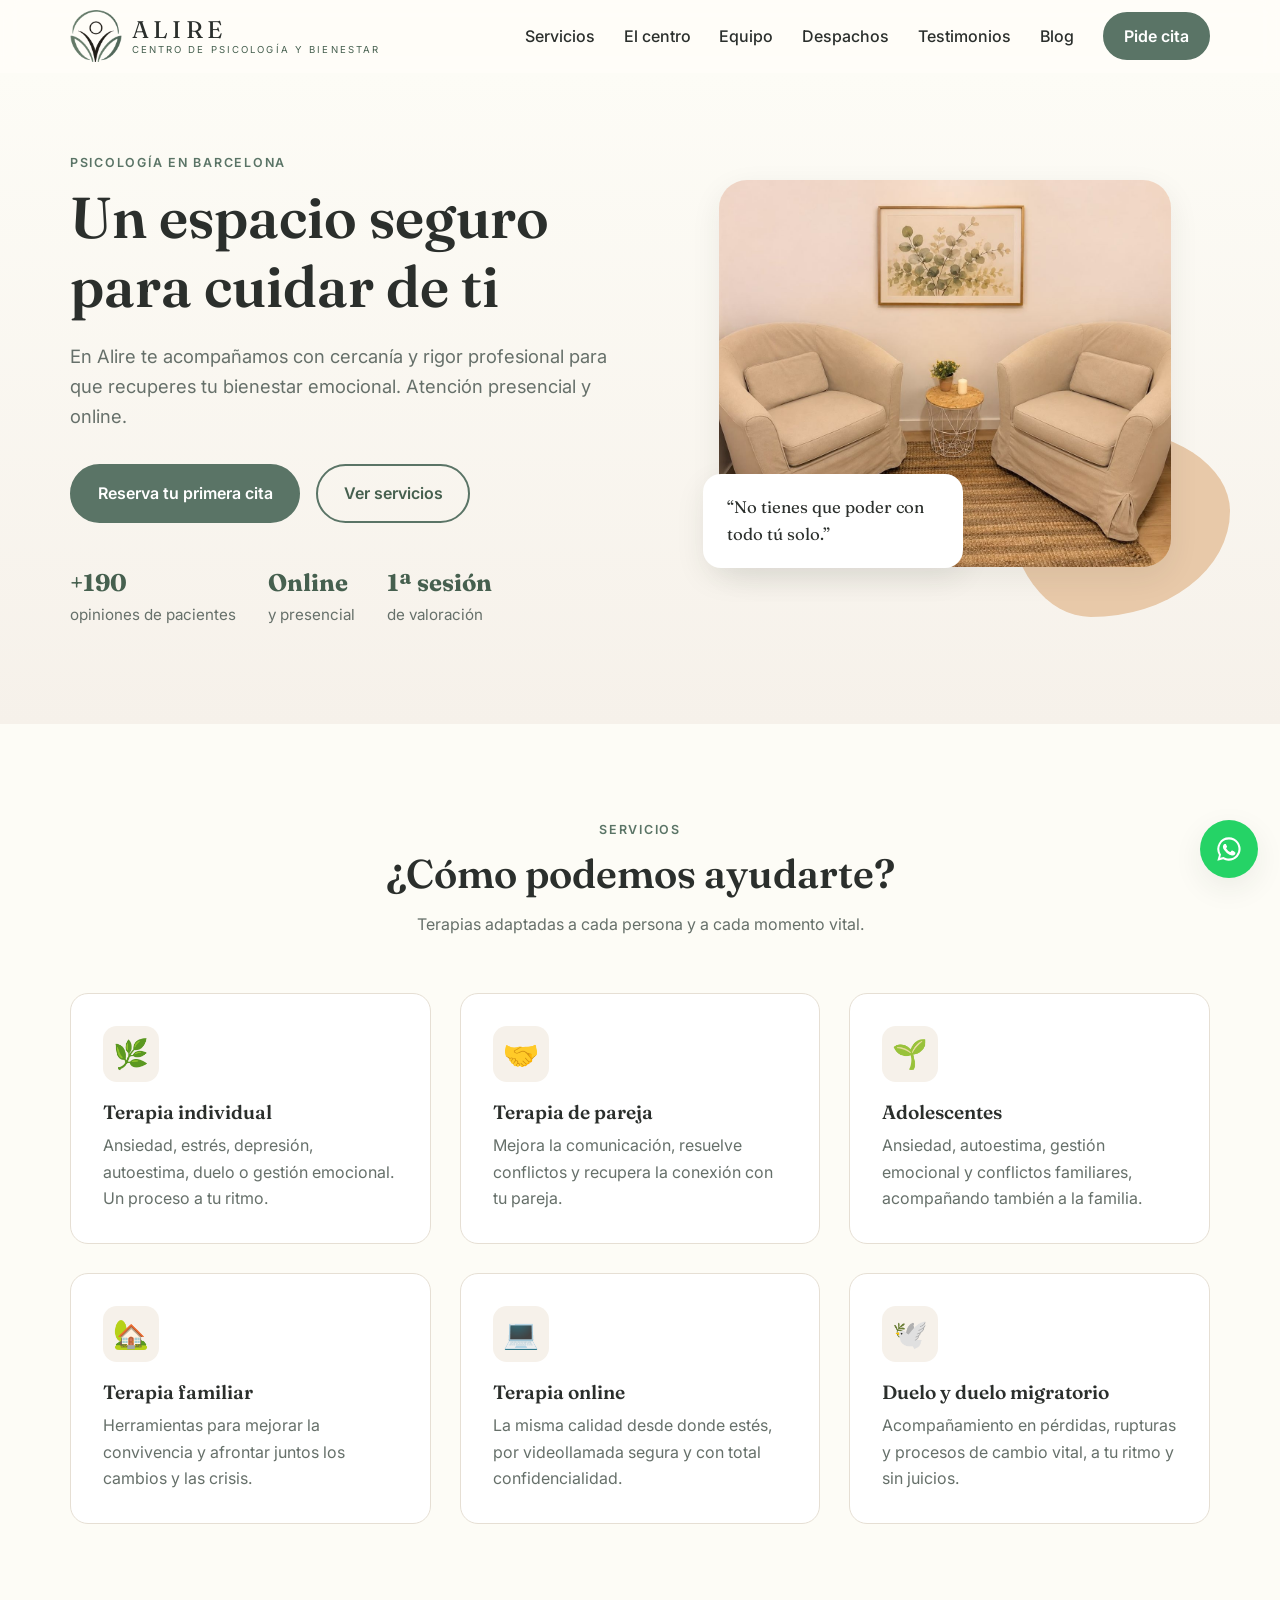
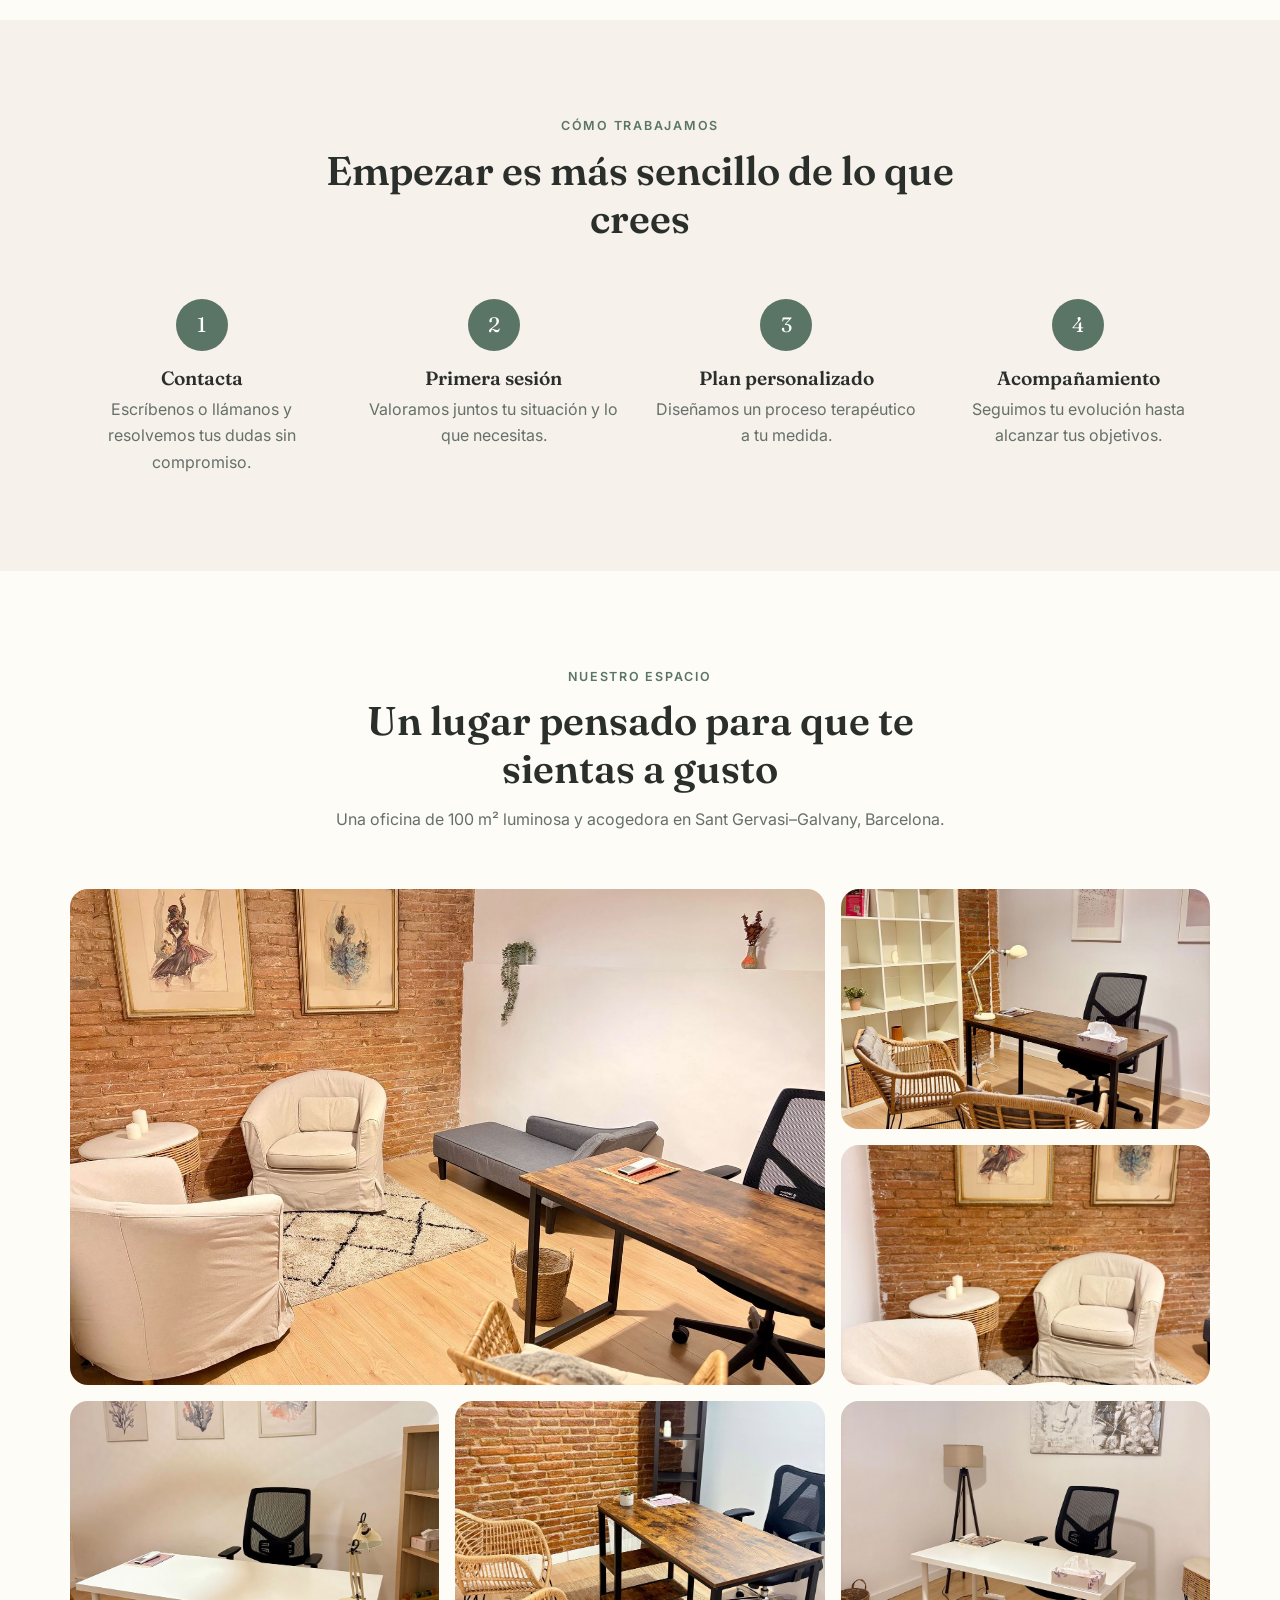
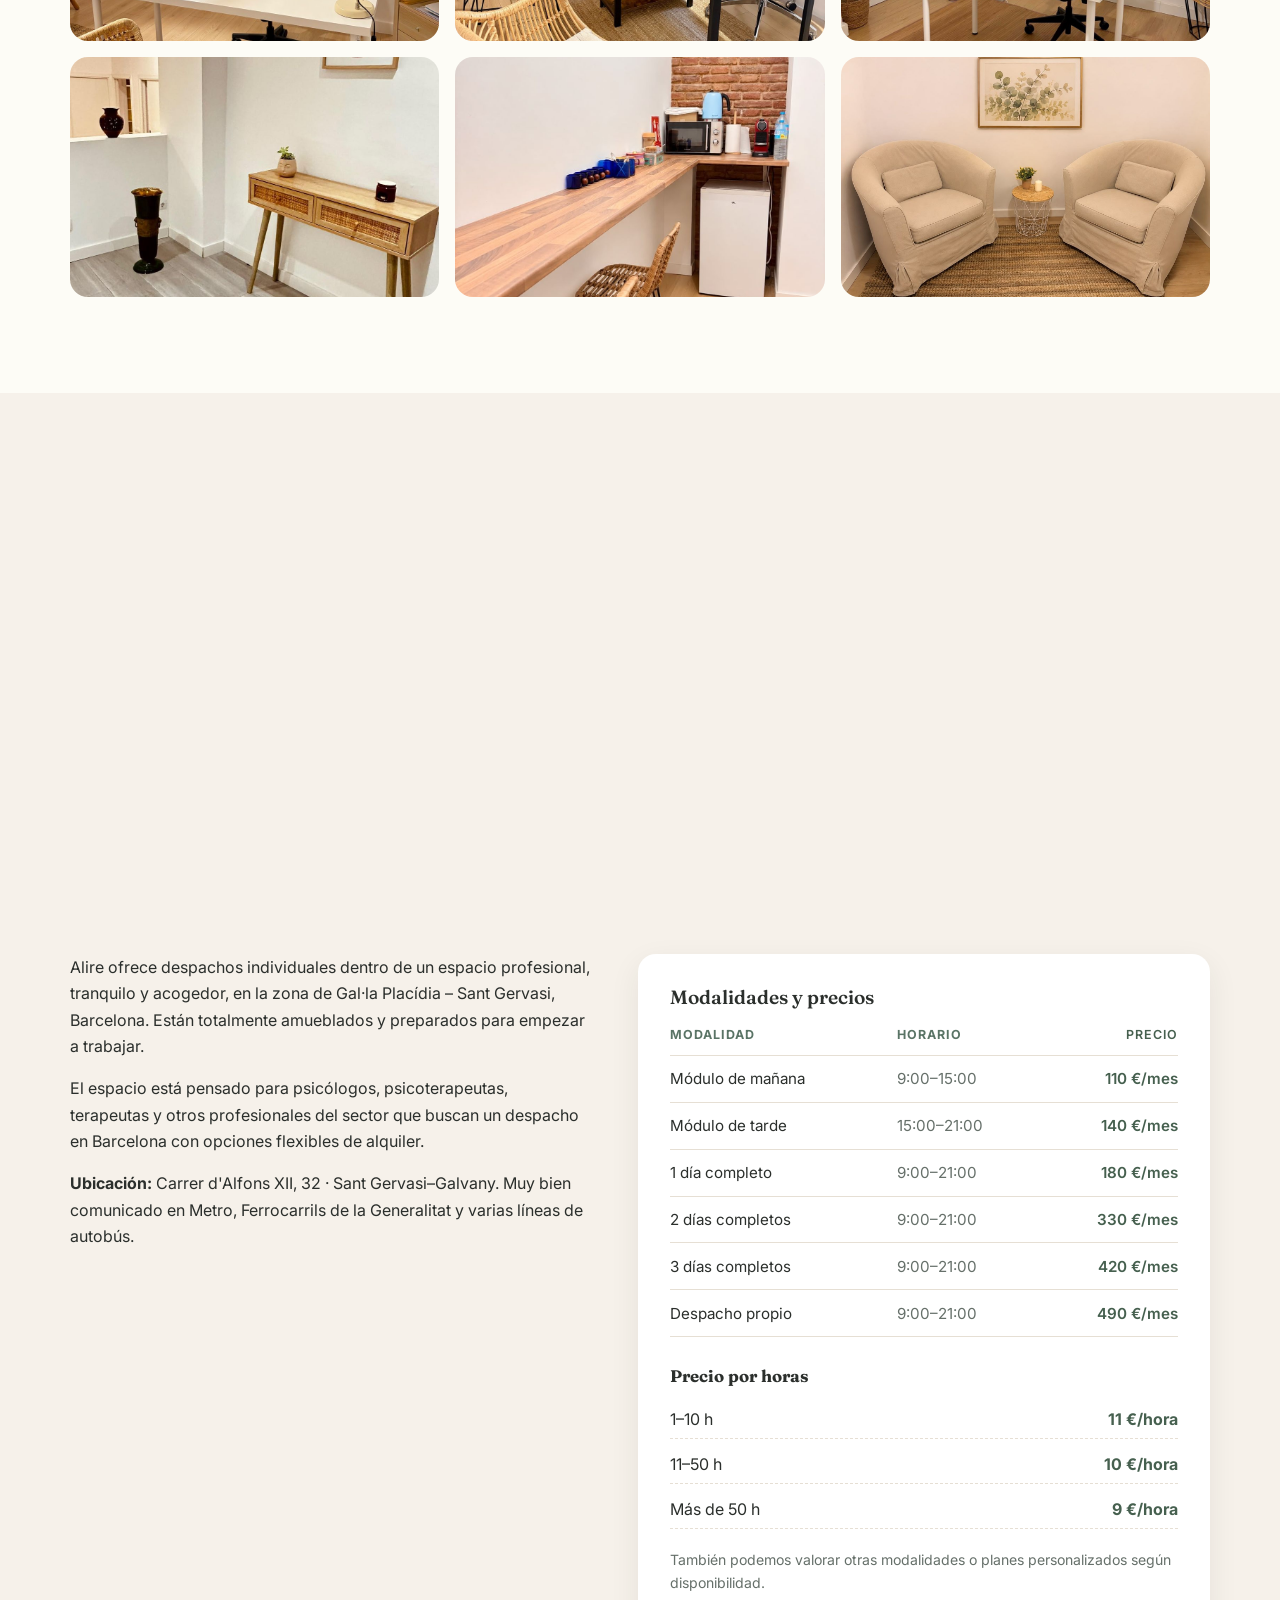
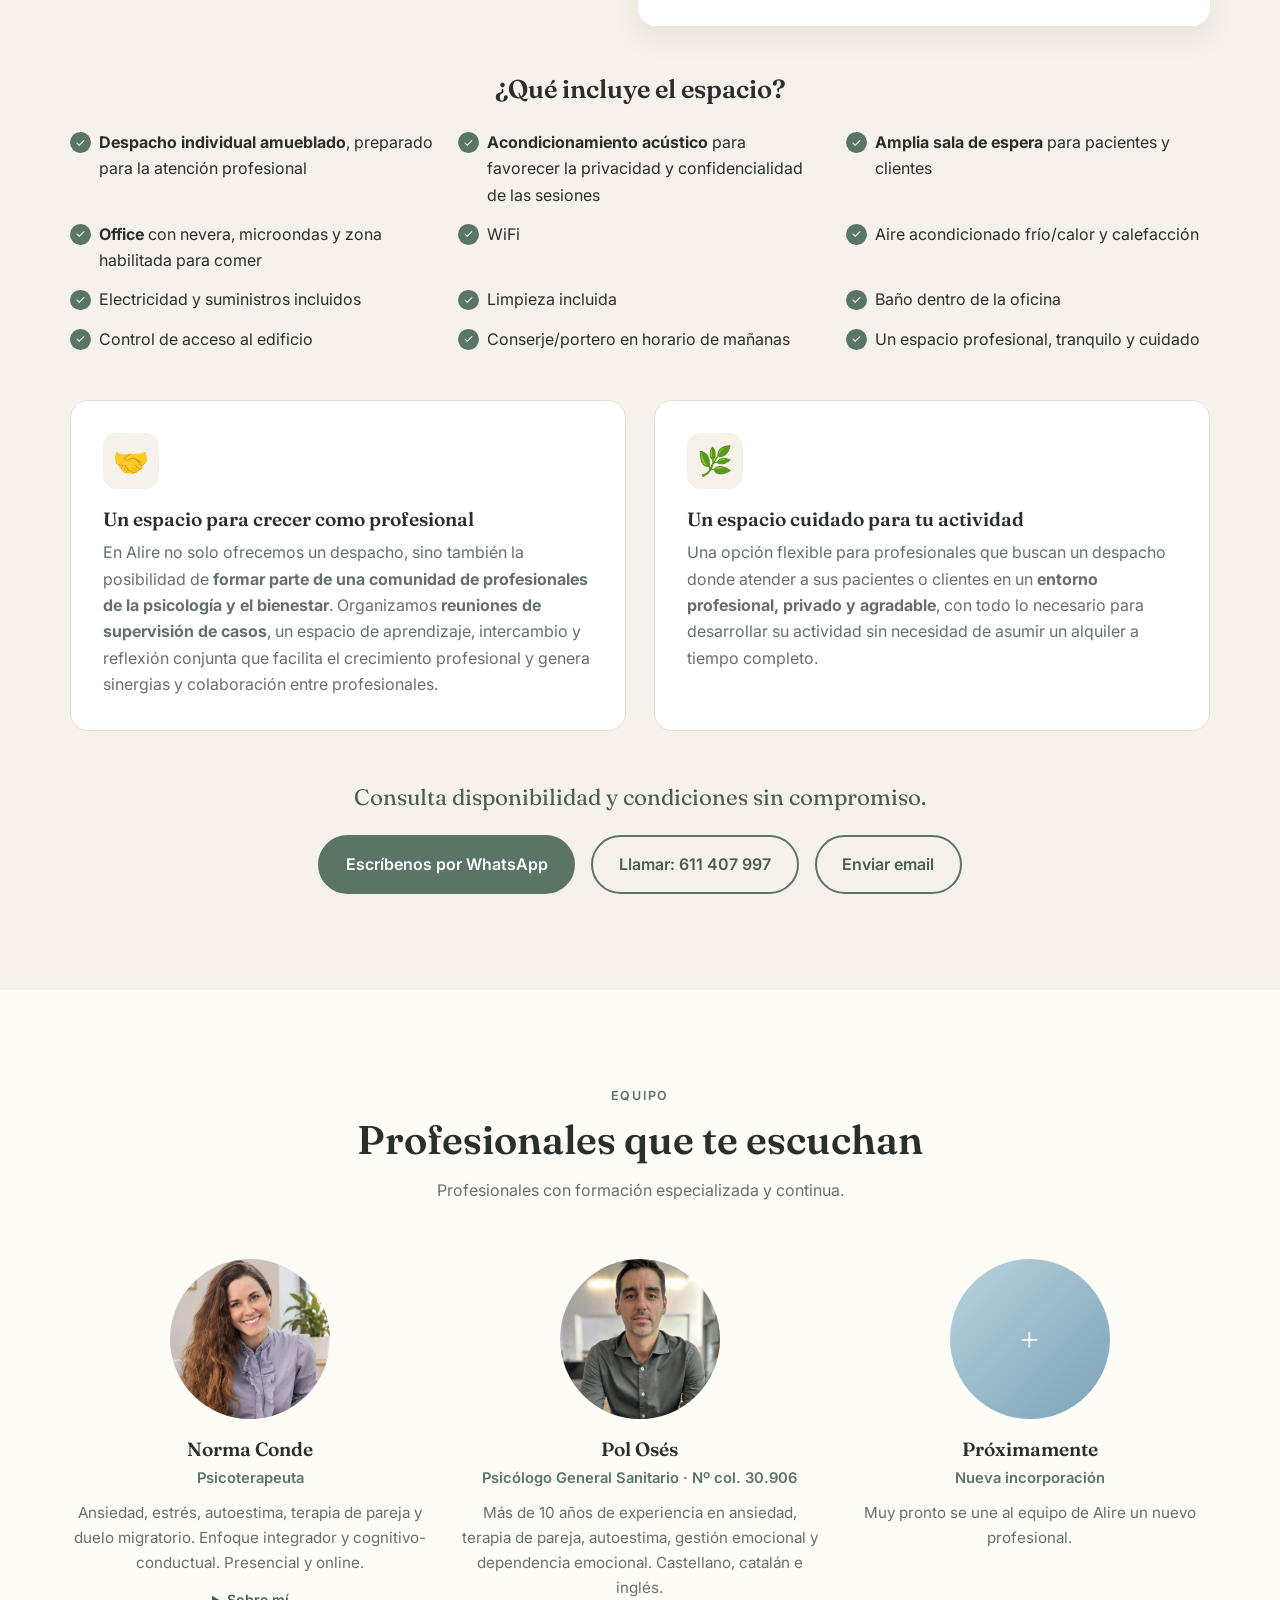
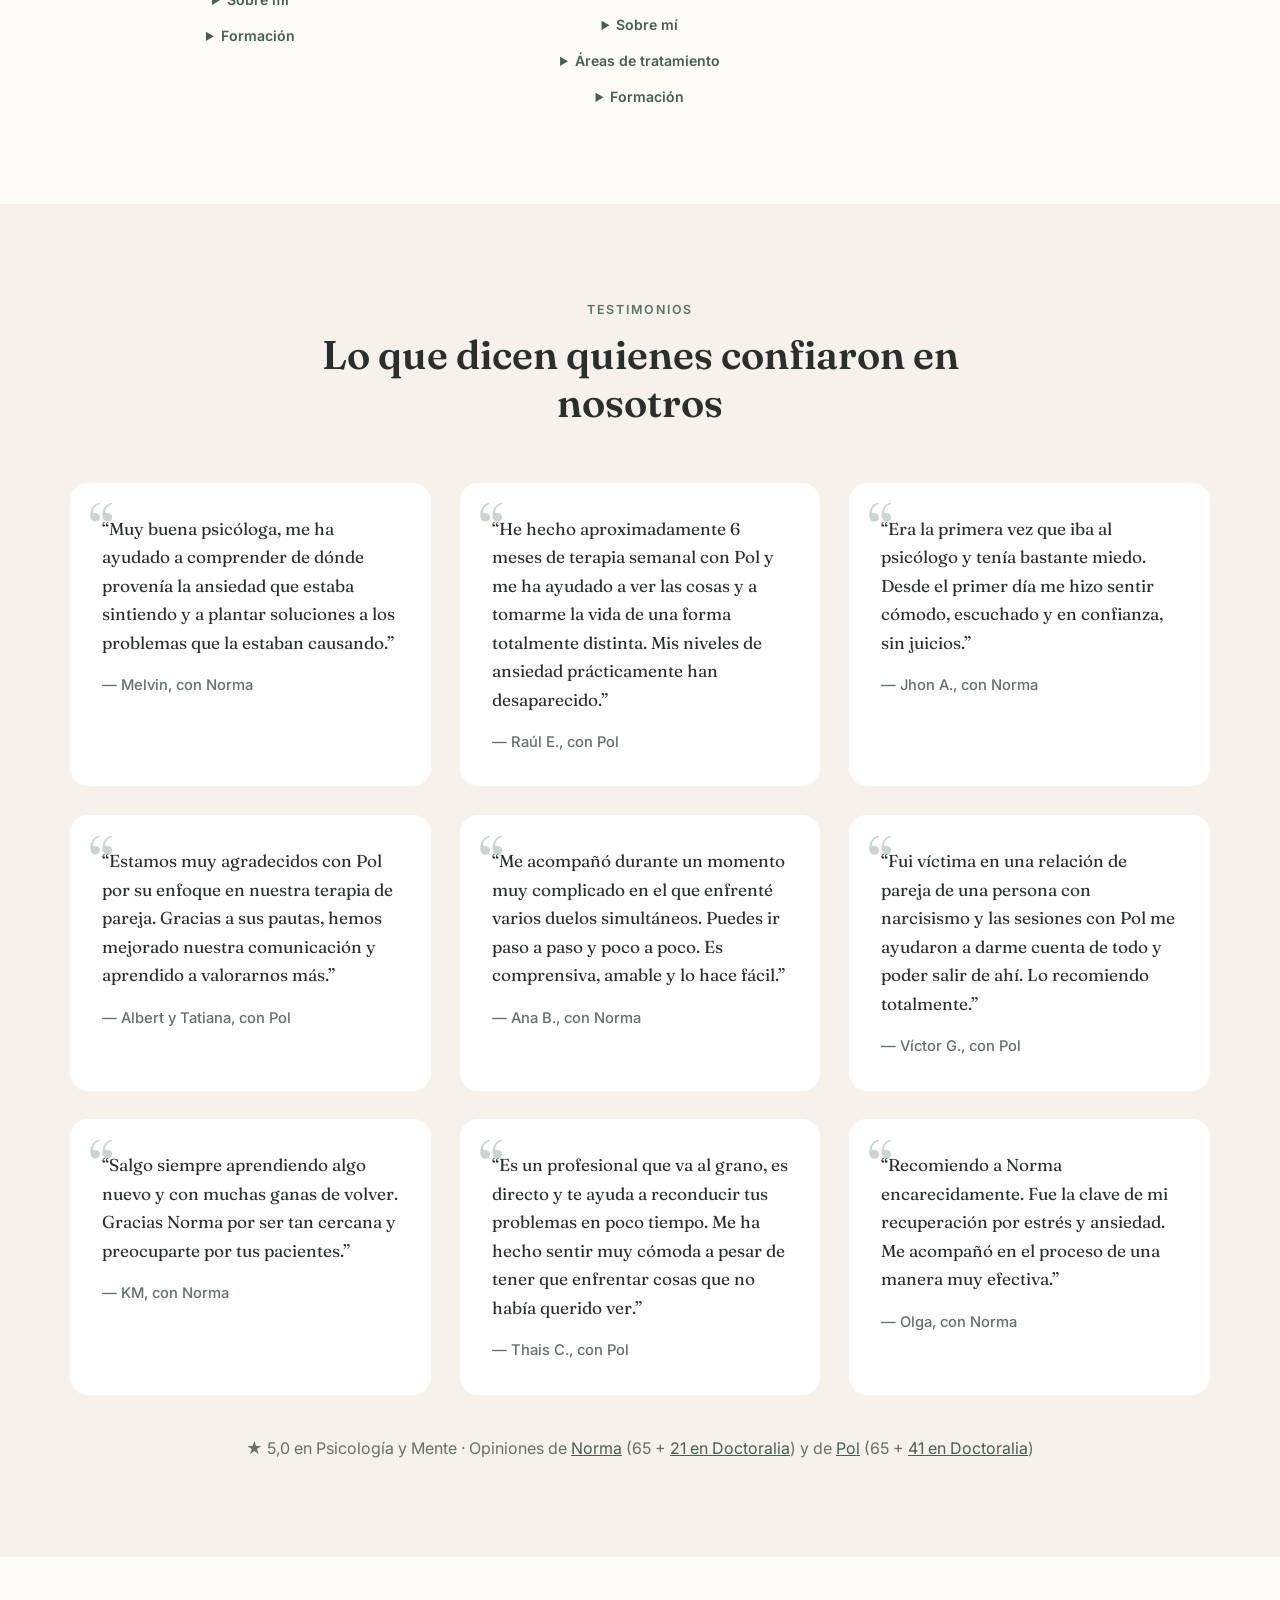
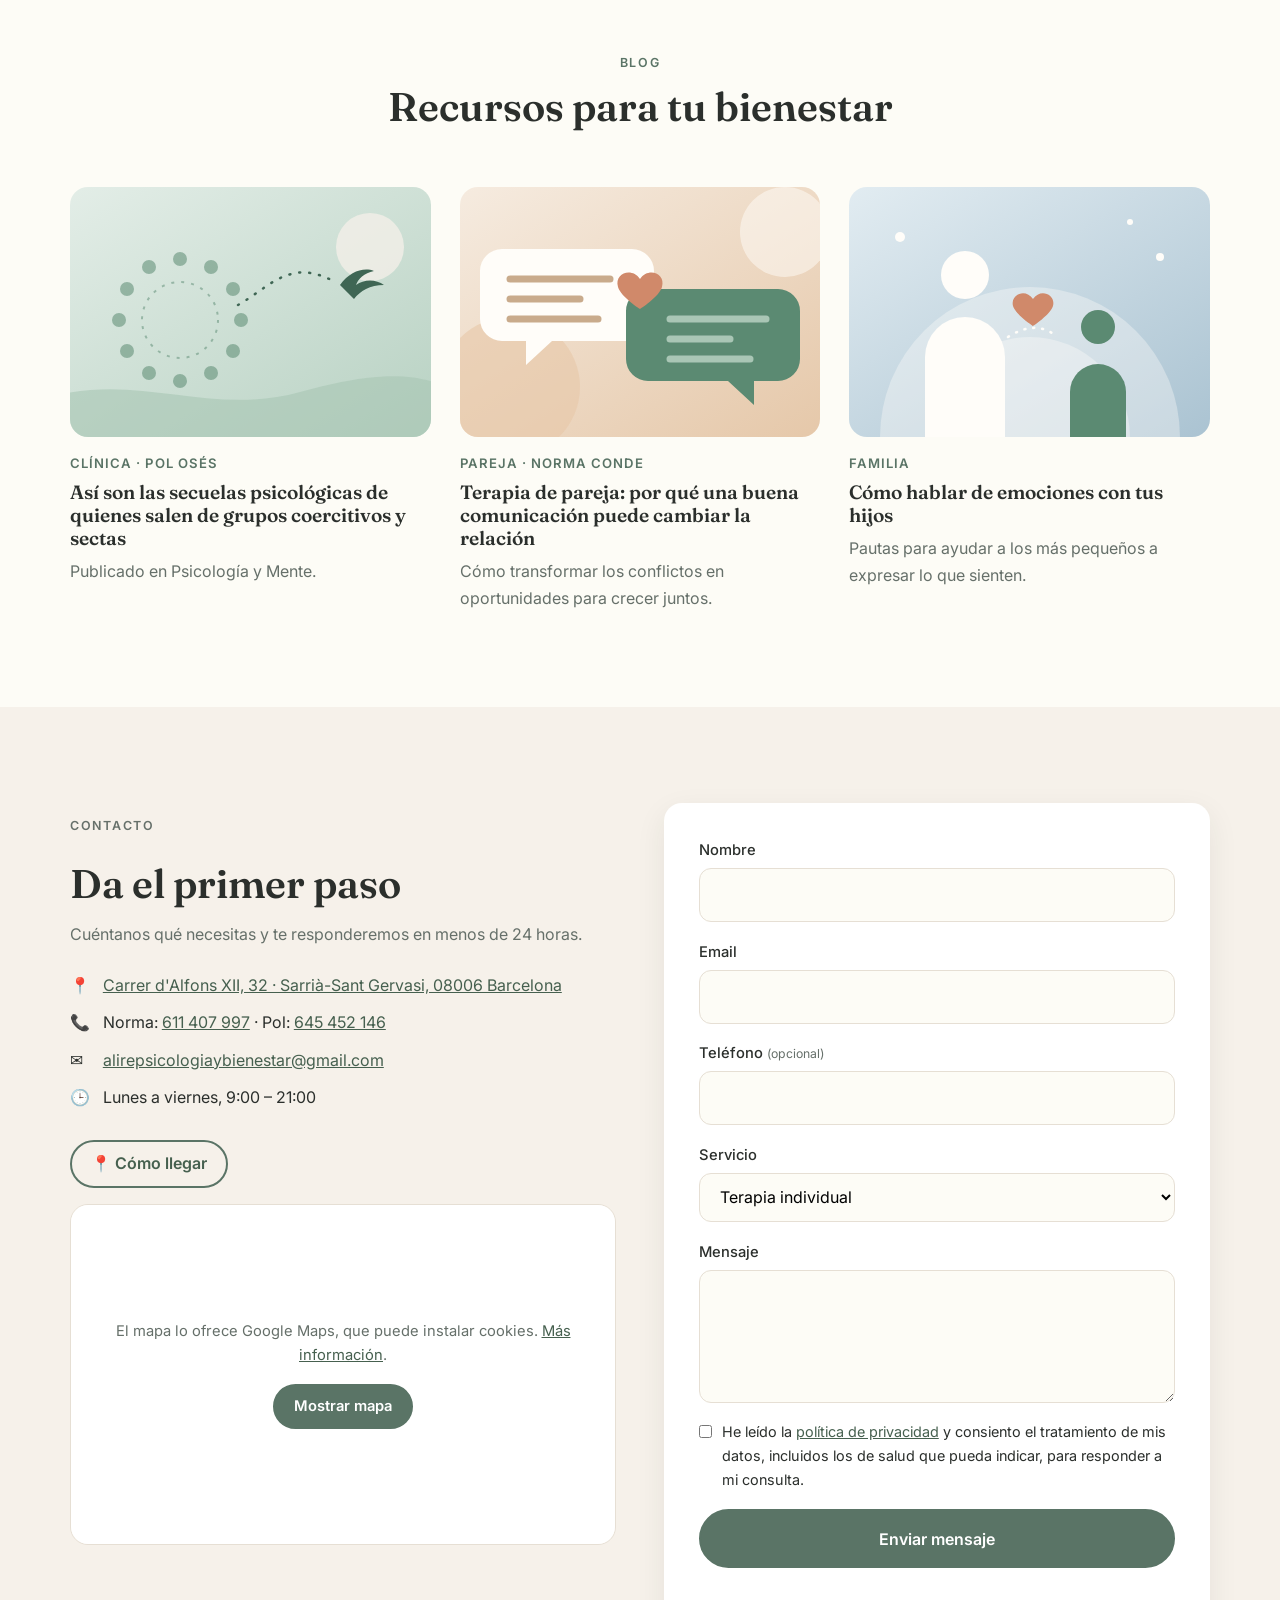
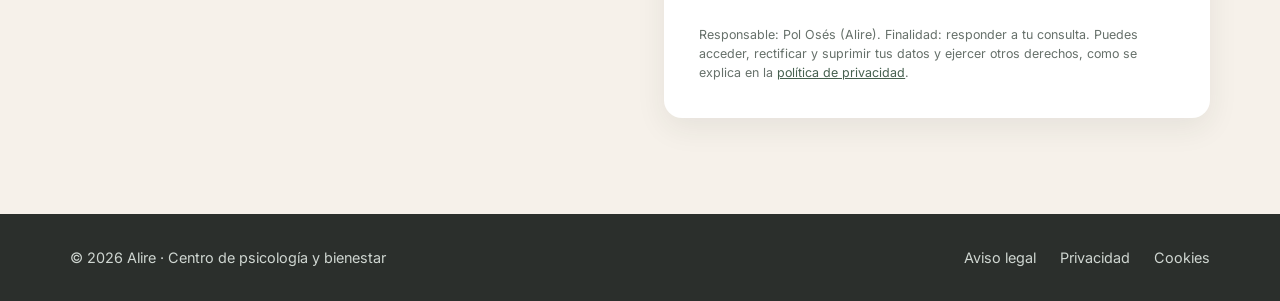
<file: index.html>
<!DOCTYPE html>
<html lang="es">
<head>
  <meta charset="UTF-8">
  <meta name="viewport" content="width=device-width, initial-scale=1.0">
  <title>Alire · Centro de psicología y bienestar</title>
  <meta name="description" content="Alire, centro de psicología y bienestar en Barcelona: terapia para adultos, parejas, familias y adolescentes. Atención presencial y online.">
  <meta property="og:title" content="Alire · Centro de psicología y bienestar">
  <meta property="og:description" content="Centro de psicología y bienestar en Barcelona. Terapia individual, de pareja, familiar y para adolescentes. Presencial y online.">
  <meta property="og:image" content="https://www.centroalire.com/img/logo.png">
  <meta property="og:url" content="https://www.centroalire.com/">
  <link rel="icon" type="image/png" href="img/favicon.png">
  <link rel="apple-touch-icon" href="img/apple-touch-icon.png">
  <link rel="preconnect" href="https://fonts.googleapis.com">
  <link rel="preconnect" href="https://fonts.gstatic.com" crossorigin>
  <link href="https://fonts.googleapis.com/css2?family=Fraunces:opsz,wght@9..144,400;9..144,600&family=Inter:wght@400;500;600&display=swap" rel="stylesheet">
  <link rel="stylesheet" href="css/styles.css">
</head>
<body>

  <!-- CABECERA -->
  <header class="header" id="top">
    <div class="container header__inner">
      <a href="#top" class="logo" aria-label="Alire, inicio">
        <img class="logo__mark" src="img/logo-icono.png" alt="" width="52" height="52">
        <span class="logo__text"><strong>Alire</strong><small>Centro de psicología y bienestar</small></span>
      </a>
      <button class="nav-toggle" aria-label="Abrir menú" aria-expanded="false" aria-controls="nav">
        <span></span><span></span><span></span>
      </button>
      <nav class="nav" id="nav">
        <a href="#servicios">Servicios</a>
        <a href="#espacio">El centro</a>
        <a href="#equipo">Equipo</a>
        <a href="#despachos">Despachos</a>
        <a href="#testimonios">Testimonios</a>
        <a href="#blog">Blog</a>
        <a href="#contacto" class="btn btn--small">Pide cita</a>
      </nav>
    </div>
  </header>

  <main>
    <!-- INICIO -->
    <section class="hero">
      <div class="container hero__inner">
        <div class="hero__text">
          <p class="eyebrow">Psicología en Barcelona</p>
          <h1>Un espacio seguro para cuidar de ti</h1>
          <p class="lead">En Alire te acompañamos con cercanía y rigor profesional para que recuperes tu bienestar emocional. Atención presencial y online.</p>
          <div class="hero__actions">
            <a href="#contacto" class="btn">Reserva tu primera cita</a>
            <a href="#servicios" class="btn btn--ghost">Ver servicios</a>
          </div>
          <ul class="hero__facts">
            <li><strong>+190</strong> opiniones de pacientes</li>
            <li><strong>Online</strong> y presencial</li>
            <li><strong>1ª sesión</strong> de valoración</li>
          </ul>
        </div>
        <div class="hero__visual">
          <div class="blob blob--2"></div>
          <img class="hero__photo" src="img/hero.jpg" alt="" width="1400" height="1050">
          <div class="hero__card">
            <p>“No tienes que poder con todo tú solo.”</p>
          </div>
        </div>
      </div>
    </section>

    <!-- SERVICIOS -->
    <section class="section" id="servicios">
      <div class="container">
        <header class="section__head">
          <p class="eyebrow">Servicios</p>
          <h2>¿Cómo podemos ayudarte?</h2>
          <p>Terapias adaptadas a cada persona y a cada momento vital.</p>
        </header>
        <div class="grid grid--3">
          <article class="card">
            <div class="card__icon">🌿</div>
            <h3>Terapia individual</h3>
            <p>Ansiedad, estrés, depresión, autoestima, duelo o gestión emocional. Un proceso a tu ritmo.</p>
          </article>
          <article class="card">
            <div class="card__icon">🤝</div>
            <h3>Terapia de pareja</h3>
            <p>Mejora la comunicación, resuelve conflictos y recupera la conexión con tu pareja.</p>
          </article>
          <article class="card">
            <div class="card__icon">🌱</div>
            <h3>Adolescentes</h3>
            <p>Ansiedad, autoestima, gestión emocional y conflictos familiares, acompañando también a la familia.</p>
          </article>
          <article class="card">
            <div class="card__icon">🏡</div>
            <h3>Terapia familiar</h3>
            <p>Herramientas para mejorar la convivencia y afrontar juntos los cambios y las crisis.</p>
          </article>
          <article class="card">
            <div class="card__icon">💻</div>
            <h3>Terapia online</h3>
            <p>La misma calidad desde donde estés, por videollamada segura y con total confidencialidad.</p>
          </article>
          <article class="card">
            <div class="card__icon">🕊️</div>
            <h3>Duelo y duelo migratorio</h3>
            <p>Acompañamiento en pérdidas, rupturas y procesos de cambio vital, a tu ritmo y sin juicios.</p>
          </article>
        </div>
      </div>
    </section>

    <!-- CÓMO TRABAJAMOS -->
    <section class="section section--tint">
      <div class="container">
        <header class="section__head">
          <p class="eyebrow">Cómo trabajamos</p>
          <h2>Empezar es más sencillo de lo que crees</h2>
        </header>
        <ol class="steps">
          <li><span>1</span><h3>Contacta</h3><p>Escríbenos o llámanos y resolvemos tus dudas sin compromiso.</p></li>
          <li><span>2</span><h3>Primera sesión</h3><p>Valoramos juntos tu situación y lo que necesitas.</p></li>
          <li><span>3</span><h3>Plan personalizado</h3><p>Diseñamos un proceso terapéutico a tu medida.</p></li>
          <li><span>4</span><h3>Acompañamiento</h3><p>Seguimos tu evolución hasta alcanzar tus objetivos.</p></li>
        </ol>
      </div>
    </section>

    <!-- ESPACIO -->
    <section class="section" id="espacio">
      <div class="container">
        <header class="section__head">
          <p class="eyebrow">Nuestro espacio</p>
          <h2>Un lugar pensado para que te sientas a gusto</h2>
          <p>Una oficina de 100 m² luminosa y acogedora en Sant Gervasi–Galvany, Barcelona.</p>
        </header>
        <div class="gallery">
          <a href="img/sala-principal.jpg" class="gallery__item gallery__item--big"><img src="img/sala-principal.jpg" alt="Despacho con sillones, diván y escritorio" loading="lazy"></a>
          <a href="img/consulta-1.jpg" class="gallery__item"><img src="img/consulta-1.jpg" alt="Despacho con pared de ladrillo y sillas de ratán" loading="lazy"></a>
          <a href="img/sillones.jpg" class="gallery__item"><img src="img/sillones.jpg" alt="Rincón con dos sillones y velas" loading="lazy"></a>
          <a href="img/consulta-2.jpg" class="gallery__item"><img src="img/consulta-2.jpg" alt="Despacho luminoso con láminas de corales" loading="lazy"></a>
          <a href="img/consulta-3.jpg" class="gallery__item"><img src="img/consulta-3.jpg" alt="Despacho con escritorio de madera" loading="lazy"></a>
          <a href="img/consulta-4.jpg" class="gallery__item"><img src="img/consulta-4.jpg" alt="Despacho con escritorio blanco y lámpara de pie" loading="lazy"></a>
          <a href="img/recepcion.jpg" class="gallery__item"><img src="img/recepcion.jpg" alt="Sala de espera del centro" loading="lazy"></a>
          <a href="img/office.jpg" class="gallery__item"><img src="img/office.jpg" alt="Office con nevera, microondas y zona para comer" loading="lazy"></a>
          <a href="img/hero.jpg" class="gallery__item"><img src="img/hero.jpg" alt="Rincón con dos sillones y lámina de eucalipto" loading="lazy"></a>
        </div>
      </div>
    </section>

    <!-- DESPACHOS -->
    <section class="section section--tint" id="despachos">
      <div class="container">
        <header class="section__head">
          <p class="eyebrow">Alquiler de despachos</p>
          <h2>Despachos para psicólogos y profesionales de la salud y el bienestar</h2>
          <p>Un espacio profesional, tranquilo y cuidado para desarrollar tu actividad.</p>
        </header>

        <div class="facts">
          <div class="fact"><strong>4</strong><span>despachos individuales amueblados</span></div>
          <div class="fact"><strong>12 m²</strong><span>aprox. cada despacho</span></div>
          <div class="fact"><strong>100 m²</strong><span>de oficina compartida</span></div>
          <div class="fact"><strong>9–21 h</strong><span>de lunes a viernes</span></div>
        </div>

        <div class="rent">
          <div class="rent__text">
            <p>Alire ofrece despachos individuales dentro de un espacio profesional, tranquilo y acogedor, en la zona de Gal·la Placídia – Sant Gervasi, Barcelona. Están totalmente amueblados y preparados para empezar a trabajar.</p>
            <p>El espacio está pensado para psicólogos, psicoterapeutas, terapeutas y otros profesionales del sector que buscan un despacho en Barcelona con opciones flexibles de alquiler.</p>
            <p><strong>Ubicación:</strong> Carrer d'Alfons XII, 32 · Sant Gervasi–Galvany. Muy bien comunicado en Metro, Ferrocarrils de la Generalitat y varias líneas de autobús.</p>
          </div>
          <div class="rent__prices">
            <h3>Modalidades y precios</h3>
            <table class="prices">
              <thead><tr><th>Modalidad</th><th>Horario</th><th>Precio</th></tr></thead>
              <tbody>
                <tr><td>Módulo de mañana</td><td>9:00–15:00</td><td>110 €/mes</td></tr>
                <tr><td>Módulo de tarde</td><td>15:00–21:00</td><td>140 €/mes</td></tr>
                <tr><td>1 día completo</td><td>9:00–21:00</td><td>180 €/mes</td></tr>
                <tr><td>2 días completos</td><td>9:00–21:00</td><td>330 €/mes</td></tr>
                <tr><td>3 días completos</td><td>9:00–21:00</td><td>420 €/mes</td></tr>
                <tr><td>Despacho propio</td><td>9:00–21:00</td><td>490 €/mes</td></tr>
              </tbody>
            </table>
            <h4>Precio por horas</h4>
            <ul class="hours">
              <li><span>1–10 h</span><strong>11 €/hora</strong></li>
              <li><span>11–50 h</span><strong>10 €/hora</strong></li>
              <li><span>Más de 50 h</span><strong>9 €/hora</strong></li>
            </ul>
            <p class="rent__note">También podemos valorar otras modalidades o planes personalizados según disponibilidad.</p>
          </div>
        </div>

        <h3 class="rent__subtitle">¿Qué incluye el espacio?</h3>
        <ul class="includes">
          <li><strong>Despacho individual amueblado</strong>, preparado para la atención profesional</li>
          <li><strong>Acondicionamiento acústico</strong> para favorecer la privacidad y confidencialidad de las sesiones</li>
          <li><strong>Amplia sala de espera</strong> para pacientes y clientes</li>
          <li><strong>Office</strong> con nevera, microondas y zona habilitada para comer</li>
          <li>WiFi</li>
          <li>Aire acondicionado frío/calor y calefacción</li>
          <li>Electricidad y suministros incluidos</li>
          <li>Limpieza incluida</li>
          <li>Baño dentro de la oficina</li>
          <li>Control de acceso al edificio</li>
          <li>Conserje/portero en horario de mañanas</li>
          <li>Un espacio profesional, tranquilo y cuidado</li>
        </ul>

        <div class="grid grid--2 rent__extra">
          <article class="card">
            <div class="card__icon">🤝</div>
            <h3>Un espacio para crecer como profesional</h3>
            <p>En Alire no solo ofrecemos un despacho, sino también la posibilidad de <strong>formar parte de una comunidad de profesionales de la psicología y el bienestar</strong>. Organizamos <strong>reuniones de supervisión de casos</strong>, un espacio de aprendizaje, intercambio y reflexión conjunta que facilita el crecimiento profesional y genera sinergias y colaboración entre profesionales.</p>
          </article>
          <article class="card">
            <div class="card__icon">🌿</div>
            <h3>Un espacio cuidado para tu actividad</h3>
            <p>Una opción flexible para profesionales que buscan un despacho donde atender a sus pacientes o clientes en un <strong>entorno profesional, privado y agradable</strong>, con todo lo necesario para desarrollar su actividad sin necesidad de asumir un alquiler a tiempo completo.</p>
          </article>
        </div>

        <div class="rent__cta">
          <p>Consulta disponibilidad y condiciones sin compromiso.</p>
          <div class="hero__actions">
            <a href="https://wa.me/34611407997?text=Hola%2C%20me%20interesa%20alquilar%20un%20despacho%20en%20Alire" class="btn" target="_blank" rel="noopener">Escríbenos por WhatsApp</a>
            <a href="tel:+34611407997" class="btn btn--ghost">Llamar: 611 407 997</a>
            <a href="mailto:alirepsicologiaybienestar@gmail.com?subject=Alquiler%20de%20despachos" class="btn btn--ghost">Enviar email</a>
          </div>
        </div>
      </div>
    </section>

    <!-- EQUIPO -->
    <section class="section" id="equipo">
      <div class="container">
        <header class="section__head">
          <p class="eyebrow">Equipo</p>
          <h2>Profesionales que te escuchan</h2>
          <p>Profesionales con formación especializada y continua.</p>
        </header>
        <div class="grid grid--3">
          <article class="member">
            <img class="member__photo" src="img/norma-conde.jpg" alt="Norma Conde, psicoterapeuta" width="160" height="160">
            <h3>Norma Conde</h3>
            <p class="member__role">Psicoterapeuta</p>
            <p>Ansiedad, estrés, autoestima, terapia de pareja y duelo migratorio. Enfoque integrador y cognitivo-conductual. Presencial y online.</p>
            <details class="member__more">
              <summary>Sobre mí</summary>
              <p>Soy Norma, tengo amplia experiencia en el tratamiento de diversos problemas psicológicos y emocionales, especialmente ansiedad, estrés, autoestima, terapia de pareja y duelo migratorio. Mi objetivo es guiarte hacia un bienestar que se pueda consolidar en el tiempo y que te permita vivir una realidad más satisfactoria y plena. Creo firmemente en la capacidad de cada persona para transformarse y superar los desafíos de la vida.</p>
              <p>Uso una perspectiva integradora que me permite entender a cada persona como única y aplicar un tratamiento amoldado a sus necesidades. Trabajaremos no sólo para que comprendas qué te ocurre, sino para que empieces a notar cambios prácticos que te ayuden a sentirte mejor y a manejar tus dificultades con mayor claridad y recursos.</p>
              <p>En las primeras sesiones nos centramos en comprender tu situación actual, identificar los patrones que mantienen el malestar y empezar a desarrollar formas más ajustadas y saludables de afrontarlo. El proceso combina herramientas basadas en la evidencia con un acompañamiento cercano, respetuoso y sin juicios.</p>
              <p>No creo en soluciones genéricas: cada persona es única, y adaptaré los enfoques terapéuticos a tus necesidades específicas.</p>
            </details>
            <details class="member__more">
              <summary>Formación</summary>
              <ul>
                <li>Psicoterapia cognitivo-conductual · Universidad Antonio de Nebrija</li>
                <li>Máster en Orientación de la conducta · CIPPS (Venezuela)</li>
                <li>Psicología clínica aplicada · Universidad Católica de Murcia</li>
                <li>Terapia de pareja y mediación familiar · Universidad Miguel de Cervantes</li>
                <li>Coaching e inteligencia emocional · Universidad de La Rioja</li>
              </ul>
            </details>
          </article>
          <article class="member">
            <img class="member__photo" src="img/pol-oses.jpg" alt="Pol Osés, psicólogo" width="160" height="160">
            <h3>Pol Osés</h3>
            <p class="member__role">Psicólogo General Sanitario · Nº col. 30.906</p>
            <p>Más de 10 años de experiencia en ansiedad, terapia de pareja, autoestima, gestión emocional y dependencia emocional. Castellano, catalán e inglés.</p>
            <details class="member__more">
              <summary>Sobre mí</summary>
              <p>Soy psicólogo en Barcelona y llevo más de 10 años acompañando a personas que están pasando por ansiedad, problemas de pareja o dificultades con su autoestima. Trabajo con adolescentes y adultos que sienten que están estancados, que repiten situaciones que les hacen daño o que no saben cómo gestionar lo que les está ocurriendo.</p>
              <p>Mi forma de trabajar es clara, cercana y práctica. No me centro solo en hablar, sino en entender bien qué está pasando y ayudarte a hacer cambios concretos desde el inicio, para que notes avances reales en tu día a día.</p>
              <p>Trabajo desde un enfoque integrador, combinando terapia cognitivo-conductual, terapia breve y trabajo emocional, adaptándolo a cada persona. Si buscas un espacio donde sentirte cómodo/a, hablar con claridad y empezar a cambiar lo que no te está funcionando, podemos trabajarlo juntos.</p>
              <p>Soy un apasionado de las personas y de sus historias: sus decisiones, sus miedos, sus fracasos, sus ilusiones y su forma de enfrentar la realidad. A través de eso podremos entender el camino que te permitirá transformar tu situación y encontrar paz y tranquilidad.</p>
            </details>
            <details class="member__more">
              <summary>Áreas de tratamiento</summary>
              <ul>
                <li>Ansiedad y estrés</li>
                <li>Autoestima y establecimiento de límites</li>
                <li>Problemas de pareja y procesos de ruptura</li>
                <li>Relaciones tóxicas y narcisismo</li>
                <li>Conflictos familiares y de comunicación</li>
                <li>Adicciones</li>
                <li>Crisis vitales y existenciales</li>
                <li>Traumas de la infancia</li>
              </ul>
            </details>
            <details class="member__more">
              <summary>Formación</summary>
              <ul>
                <li>Máster en Psicología General Sanitaria · UNIR</li>
                <li>Grado en Psicología · Universidad de Barcelona</li>
                <li>Grado en Administración y Dirección de Empresas · UOC</li>
              </ul>
            </details>
          </article>
          <article class="member">
            <div class="member__photo" style="--hue: 200">+</div>
            <h3>Próximamente</h3>
            <p class="member__role">Nueva incorporación</p>
            <p>Muy pronto se une al equipo de Alire un nuevo profesional.</p>
          </article>
        </div>
      </div>
    </section>

    <!-- TESTIMONIOS -->
    <section class="section section--tint" id="testimonios">
      <div class="container">
        <header class="section__head">
          <p class="eyebrow">Testimonios</p>
          <h2>Lo que dicen quienes confiaron en nosotros</h2>
        </header>
        <div class="grid grid--3">
          <blockquote class="quote">
            <p>“Muy buena psicóloga, me ha ayudado a comprender de dónde provenía la ansiedad que estaba sintiendo y a plantar soluciones a los problemas que la estaban causando.”</p>
            <footer>— Melvin, con Norma</footer>
          </blockquote>
          <blockquote class="quote">
            <p>“He hecho aproximadamente 6 meses de terapia semanal con Pol y me ha ayudado a ver las cosas y a tomarme la vida de una forma totalmente distinta. Mis niveles de ansiedad prácticamente han desaparecido.”</p>
            <footer>— Raúl E., con Pol</footer>
          </blockquote>
          <blockquote class="quote">
            <p>“Era la primera vez que iba al psicólogo y tenía bastante miedo. Desde el primer día me hizo sentir cómodo, escuchado y en confianza, sin juicios.”</p>
            <footer>— Jhon A., con Norma</footer>
          </blockquote>
          <blockquote class="quote">
            <p>“Estamos muy agradecidos con Pol por su enfoque en nuestra terapia de pareja. Gracias a sus pautas, hemos mejorado nuestra comunicación y aprendido a valorarnos más.”</p>
            <footer>— Albert y Tatiana, con Pol</footer>
          </blockquote>
          <blockquote class="quote">
            <p>“Me acompañó durante un momento muy complicado en el que enfrenté varios duelos simultáneos. Puedes ir paso a paso y poco a poco. Es comprensiva, amable y lo hace fácil.”</p>
            <footer>— Ana B., con Norma</footer>
          </blockquote>
          <blockquote class="quote">
            <p>“Fui víctima en una relación de pareja de una persona con narcisismo y las sesiones con Pol me ayudaron a darme cuenta de todo y poder salir de ahí. Lo recomiendo totalmente.”</p>
            <footer>— Víctor G., con Pol</footer>
          </blockquote>
          <blockquote class="quote">
            <p>“Salgo siempre aprendiendo algo nuevo y con muchas ganas de volver. Gracias Norma por ser tan cercana y preocuparte por tus pacientes.”</p>
            <footer>— KM, con Norma</footer>
          </blockquote>
          <blockquote class="quote">
            <p>“Es un profesional que va al grano, es directo y te ayuda a reconducir tus problemas en poco tiempo. Me ha hecho sentir muy cómoda a pesar de tener que enfrentar cosas que no había querido ver.”</p>
            <footer>— Thais C., con Pol</footer>
          </blockquote>
          <blockquote class="quote">
            <p>“Recomiendo a Norma encarecidamente. Fue la clave de mi recuperación por estrés y ansiedad. Me acompañó en el proceso de una manera muy efectiva.”</p>
            <footer>— Olga, con Norma</footer>
          </blockquote>
        </div>
        <p class="price-note">★ 5,0 en Psicología y Mente · Opiniones de <a href="https://psicologiaymente.com/psicologos/2070230/norma-conde" target="_blank" rel="noopener">Norma</a> (65 + <a href="https://www.doctoralia.es/perfil/norma-conde" target="_blank" rel="noopener">21 en Doctoralia</a>) y de <a href="https://psicologiaymente.com/psicologos/2059081/pol-oses" target="_blank" rel="noopener">Pol</a> (65 + <a href="https://www.doctoralia.es/perfil/pol-oses" target="_blank" rel="noopener">41 en Doctoralia</a>)</p>
      </div>
    </section>

    <!-- BLOG -->
    <section class="section" id="blog">
      <div class="container">
        <header class="section__head">
          <p class="eyebrow">Blog</p>
          <h2>Recursos para tu bienestar</h2>
        </header>
        <div class="grid grid--3">
          <article class="post">
            <img class="post__img" src="img/blog/libertad.svg" alt="Ilustración sobre salir de un grupo coercitivo" width="400" height="250" loading="lazy">
            <p class="post__meta">Clínica · Pol Osés</p>
            <h3><a href="https://psicologiaymente.com/clinica/secuelas-psicologicas-quienes-salen-de-grupos-coercitivos-sectas" target="_blank" rel="noopener">Así son las secuelas psicológicas de quienes salen de grupos coercitivos y sectas</a></h3>
            <p>Publicado en Psicología y Mente.</p>
          </article>
          <article class="post">
            <img class="post__img" src="img/blog/pareja.svg" alt="Ilustración sobre comunicación en pareja" width="400" height="250" loading="lazy">
            <p class="post__meta">Pareja · Norma Conde</p>
            <h3><a href="#">Terapia de pareja: por qué una buena comunicación puede cambiar la relación</a></h3>
            <p>Cómo transformar los conflictos en oportunidades para crecer juntos.</p>
          </article>
          <article class="post">
            <img class="post__img" src="img/blog/emociones.svg" alt="Ilustración sobre hablar de emociones en familia" width="400" height="250" loading="lazy">
            <p class="post__meta">Familia</p>
            <h3><a href="#">Cómo hablar de emociones con tus hijos</a></h3>
            <p>Pautas para ayudar a los más pequeños a expresar lo que sienten.</p>
          </article>
        </div>
      </div>
    </section>

    <!-- CONTACTO -->
    <section class="section section--tint" id="contacto">
      <div class="container contact">
        <div class="contact__info">
          <p class="eyebrow">Contacto</p>
          <h2>Da el primer paso</h2>
          <p>Cuéntanos qué necesitas y te responderemos en menos de 24 horas.</p>
          <ul class="contact__list">
            <li><span>📍</span> <a href="https://maps.app.goo.gl/Z1BPrTncamtzQ6eK8" target="_blank" rel="noopener">Carrer d'Alfons XII, 32 · Sarrià-Sant Gervasi, 08006 Barcelona</a></li>
            <li><span>📞</span> Norma: <a href="tel:+34611407997">611 407 997</a> · Pol: <a href="tel:+34645452146">645 452 146</a></li>
            <li><span>✉️</span> <a href="mailto:alirepsicologiaybienestar@gmail.com">alirepsicologiaybienestar@gmail.com</a></li>
            <li><span>🕒</span> Lunes a viernes, 9:00 – 21:00</li>
          </ul>
          <a href="https://maps.app.goo.gl/Z1BPrTncamtzQ6eK8" class="btn btn--ghost btn--small map__btn" target="_blank" rel="noopener">📍 Cómo llegar</a>
          <div class="map">
            <div class="map__consent" data-src="https://www.google.com/maps?q=Carrer+d'Alfons+XII+32,+08006+Barcelona&output=embed">
              <p>El mapa lo ofrece Google Maps, que puede instalar cookies. <a href="cookies.html">Más información</a>.</p>
              <button type="button" class="btn btn--small">Mostrar mapa</button>
            </div>
          </div>
        </div>
        <form class="form" id="contact-form" novalidate>
          <div class="form__row">
            <label for="nombre">Nombre</label>
            <input id="nombre" name="nombre" type="text" required autocomplete="name">
          </div>
          <div class="form__row">
            <label for="email">Email</label>
            <input id="email" name="email" type="email" required autocomplete="email">
          </div>
          <div class="form__row">
            <label for="telefono">Teléfono <small>(opcional)</small></label>
            <input id="telefono" name="telefono" type="tel" autocomplete="tel">
          </div>
          <div class="form__row">
            <label for="servicio">Servicio</label>
            <select id="servicio" name="servicio">
              <option>Terapia individual</option>
              <option>Terapia de pareja</option>
              <option>Adolescentes</option>
              <option>Terapia familiar</option>
              <option>Terapia online</option>
              <option>Duelo y duelo migratorio</option>
              <option>Alquiler de despacho</option>
            </select>
          </div>
          <div class="form__row">
            <label for="mensaje">Mensaje</label>
            <textarea id="mensaje" name="mensaje" rows="4" required></textarea>
          </div>
          <label class="form__check">
            <input type="checkbox" name="privacidad" required>
            <span>He leído la <a href="privacidad.html" target="_blank">política de privacidad</a> y consiento el tratamiento de mis datos, incluidos los de salud que pueda indicar, para responder a mi consulta.</span>
          </label>
          <button type="submit" class="btn btn--full">Enviar mensaje</button>
          <p class="form__status" role="status" aria-live="polite"></p>
          <p class="form__legal">Responsable: Pol Osés (Alire). Finalidad: responder a tu consulta. Puedes acceder, rectificar y suprimir tus datos y ejercer otros derechos, como se explica en la <a href="privacidad.html" target="_blank">política de privacidad</a>.</p>
        </form>
      </div>
    </section>
  </main>

  <!-- PIE -->
  <footer class="footer">
    <div class="container footer__inner">
      <p>© <span id="year"></span> Alire · Centro de psicología y bienestar</p>
      <nav>
        <a href="aviso-legal.html">Aviso legal</a>
        <a href="privacidad.html">Privacidad</a>
        <a href="cookies.html">Cookies</a>
      </nav>
    </div>
  </footer>

  <a href="https://wa.me/34611407997" class="whatsapp" aria-label="Escríbenos por WhatsApp" target="_blank" rel="noopener">
    <svg viewBox="0 0 24 24" width="28" height="28"><path fill="currentColor" d="M12 2a10 10 0 0 0-8.6 15.1L2 22l5-1.3A10 10 0 1 0 12 2zm0 18.2c-1.5 0-3-.4-4.3-1.2l-.3-.2-3 .8.8-2.9-.2-.3A8.2 8.2 0 1 1 12 20.2zm4.5-6.1c-.2-.1-1.5-.7-1.7-.8s-.4-.1-.6.1-.7.8-.8 1-.3.2-.5.1a6.7 6.7 0 0 1-3.3-2.9c-.3-.4.3-.4.7-1.3.1-.2 0-.3 0-.4l-.8-1.8c-.2-.5-.4-.4-.6-.4h-.5a1 1 0 0 0-.7.3 3 3 0 0 0-.9 2.2 5.2 5.2 0 0 0 1.1 2.7 11.8 11.8 0 0 0 4.5 4c1.7.7 2.3.8 3.2.6.5-.1 1.5-.6 1.7-1.2s.2-1.1.2-1.2-.2-.2-.5-.3z"/></svg>
  </a>

  <div class="lightbox" hidden>
    <button class="lightbox__close" aria-label="Cerrar">×</button>
    <img alt="">
  </div>

  <script src="js/main.js"></script>
</body>
</html>
</file>
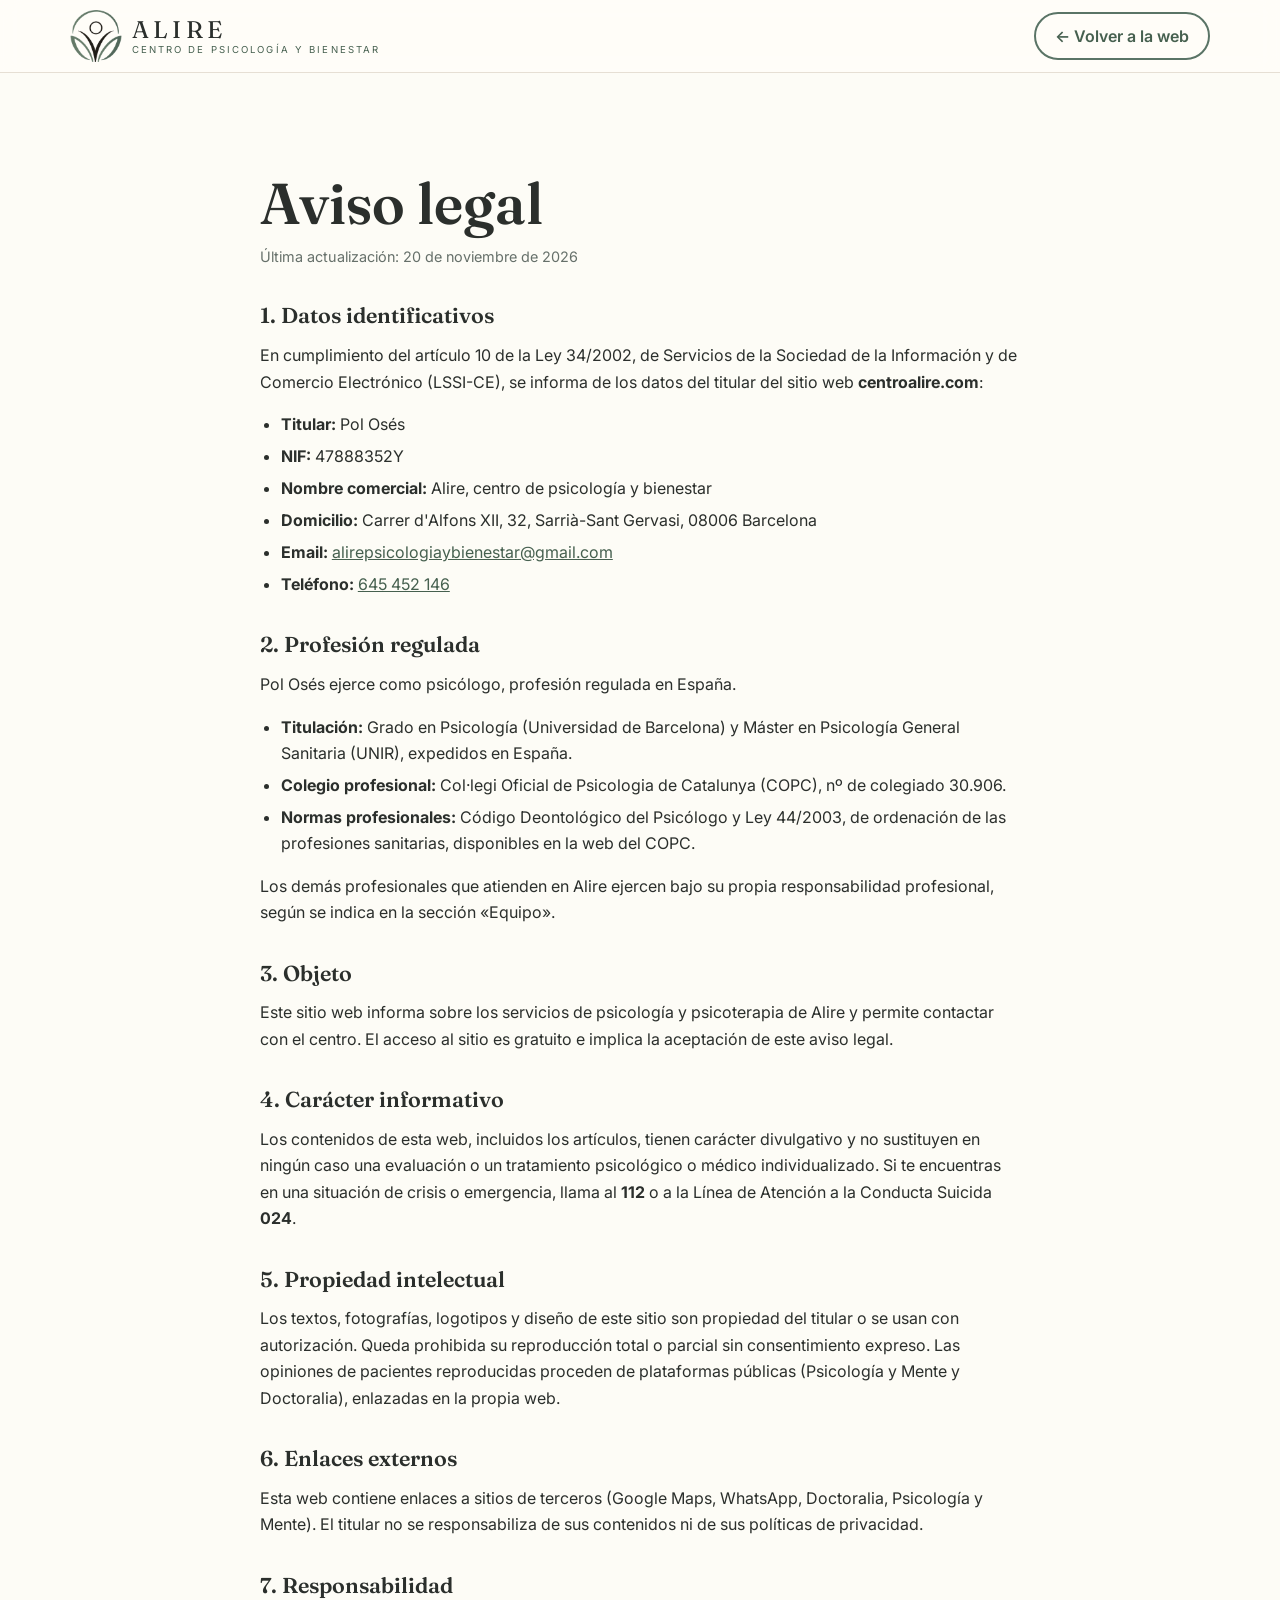
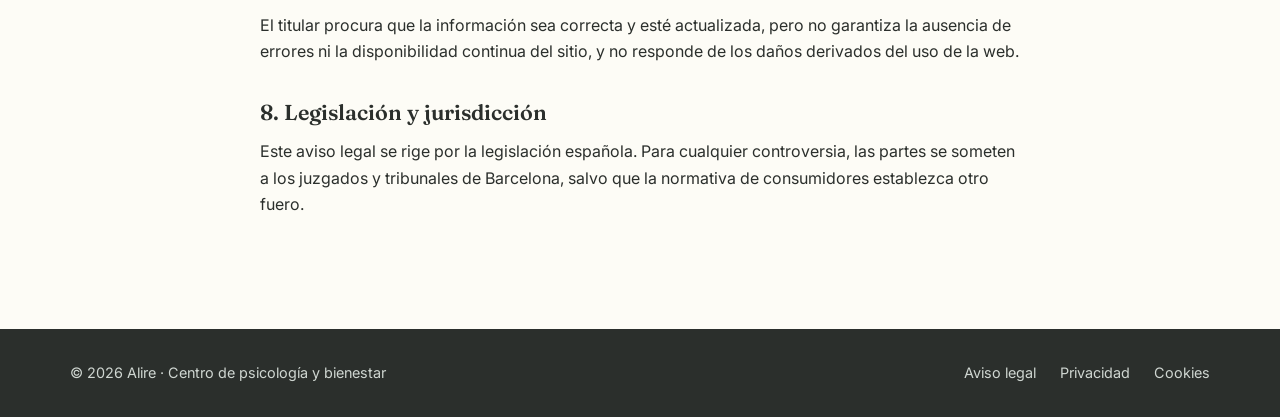
<file: aviso-legal.html>
<!DOCTYPE html>
<html lang="es">
<head>
  <meta charset="UTF-8">
  <meta name="viewport" content="width=device-width, initial-scale=1.0">
  <title>Aviso legal · Alire, centro de psicología y bienestar</title>
  <meta name="robots" content="noindex">
  <link rel="icon" type="image/png" href="img/favicon.png">
  <link rel="apple-touch-icon" href="img/apple-touch-icon.png">
  <link rel="preconnect" href="https://fonts.googleapis.com">
  <link rel="preconnect" href="https://fonts.gstatic.com" crossorigin>
  <link href="https://fonts.googleapis.com/css2?family=Fraunces:opsz,wght@9..144,400;9..144,600&family=Inter:wght@400;500;600&display=swap" rel="stylesheet">
  <link rel="stylesheet" href="css/styles.css">
</head>
<body>
  <header class="header scrolled">
    <div class="container header__inner">
      <a href="index.html" class="logo" aria-label="Alire, inicio">
        <img class="logo__mark" src="img/logo-icono.png" alt="" width="52" height="52">
        <span class="logo__text"><strong>Alire</strong><small>Centro de psicología y bienestar</small></span>
      </a>
      <a href="index.html" class="btn btn--small btn--ghost">← Volver a la web</a>
    </div>
  </header>
  <main class="section">
    <article class="container legal">
      <h1>Aviso legal</h1>
      <p class="legal__updated">Última actualización: 20 de noviembre de 2026</p>

      <h2>1. Datos identificativos</h2>
      <p>En cumplimiento del artículo 10 de la Ley 34/2002, de Servicios de la Sociedad de la Información y de Comercio Electrónico (LSSI-CE), se informa de los datos del titular del sitio web <strong>centroalire.com</strong>:</p>
      <ul>
        <li><strong>Titular:</strong> Pol Osés</li>
        <li><strong>NIF:</strong> 47888352Y</li>
        <li><strong>Nombre comercial:</strong> Alire, centro de psicología y bienestar</li>
        <li><strong>Domicilio:</strong> Carrer d'Alfons XII, 32, Sarrià-Sant Gervasi, 08006 Barcelona</li>
        <li><strong>Email:</strong> <a href="mailto:alirepsicologiaybienestar@gmail.com">alirepsicologiaybienestar@gmail.com</a></li>
        <li><strong>Teléfono:</strong> <a href="tel:+34645452146">645 452 146</a></li>
      </ul>

      <h2>2. Profesión regulada</h2>
      <p>Pol Osés ejerce como psicólogo, profesión regulada en España.</p>
      <ul>
        <li><strong>Titulación:</strong> Grado en Psicología (Universidad de Barcelona) y Máster en Psicología General Sanitaria (UNIR), expedidos en España.</li>
        <li><strong>Colegio profesional:</strong> Col·legi Oficial de Psicologia de Catalunya (COPC), nº de colegiado 30.906.</li>
        <li><strong>Normas profesionales:</strong> Código Deontológico del Psicólogo y Ley 44/2003, de ordenación de las profesiones sanitarias, disponibles en la web del COPC.</li>
      </ul>
      <p>Los demás profesionales que atienden en Alire ejercen bajo su propia responsabilidad profesional, según se indica en la sección «Equipo».</p>

      <h2>3. Objeto</h2>
      <p>Este sitio web informa sobre los servicios de psicología y psicoterapia de Alire y permite contactar con el centro. El acceso al sitio es gratuito e implica la aceptación de este aviso legal.</p>

      <h2>4. Carácter informativo</h2>
      <p>Los contenidos de esta web, incluidos los artículos, tienen carácter divulgativo y no sustituyen en ningún caso una evaluación o un tratamiento psicológico o médico individualizado. Si te encuentras en una situación de crisis o emergencia, llama al <strong>112</strong> o a la Línea de Atención a la Conducta Suicida <strong>024</strong>.</p>

      <h2>5. Propiedad intelectual</h2>
      <p>Los textos, fotografías, logotipos y diseño de este sitio son propiedad del titular o se usan con autorización. Queda prohibida su reproducción total o parcial sin consentimiento expreso. Las opiniones de pacientes reproducidas proceden de plataformas públicas (Psicología y Mente y Doctoralia), enlazadas en la propia web.</p>

      <h2>6. Enlaces externos</h2>
      <p>Esta web contiene enlaces a sitios de terceros (Google Maps, WhatsApp, Doctoralia, Psicología y Mente). El titular no se responsabiliza de sus contenidos ni de sus políticas de privacidad.</p>

      <h2>7. Responsabilidad</h2>
      <p>El titular procura que la información sea correcta y esté actualizada, pero no garantiza la ausencia de errores ni la disponibilidad continua del sitio, y no responde de los daños derivados del uso de la web.</p>

      <h2>8. Legislación y jurisdicción</h2>
      <p>Este aviso legal se rige por la legislación española. Para cualquier controversia, las partes se someten a los juzgados y tribunales de Barcelona, salvo que la normativa de consumidores establezca otro fuero.</p>
    </article>
  </main>
  <footer class="footer">
    <div class="container footer__inner">
      <p>© 2026 Alire · Centro de psicología y bienestar</p>
      <nav>
        <a href="aviso-legal.html">Aviso legal</a>
        <a href="privacidad.html">Privacidad</a>
        <a href="cookies.html">Cookies</a>
      </nav>
    </div>
  </footer>
</body>
</html>
</file>
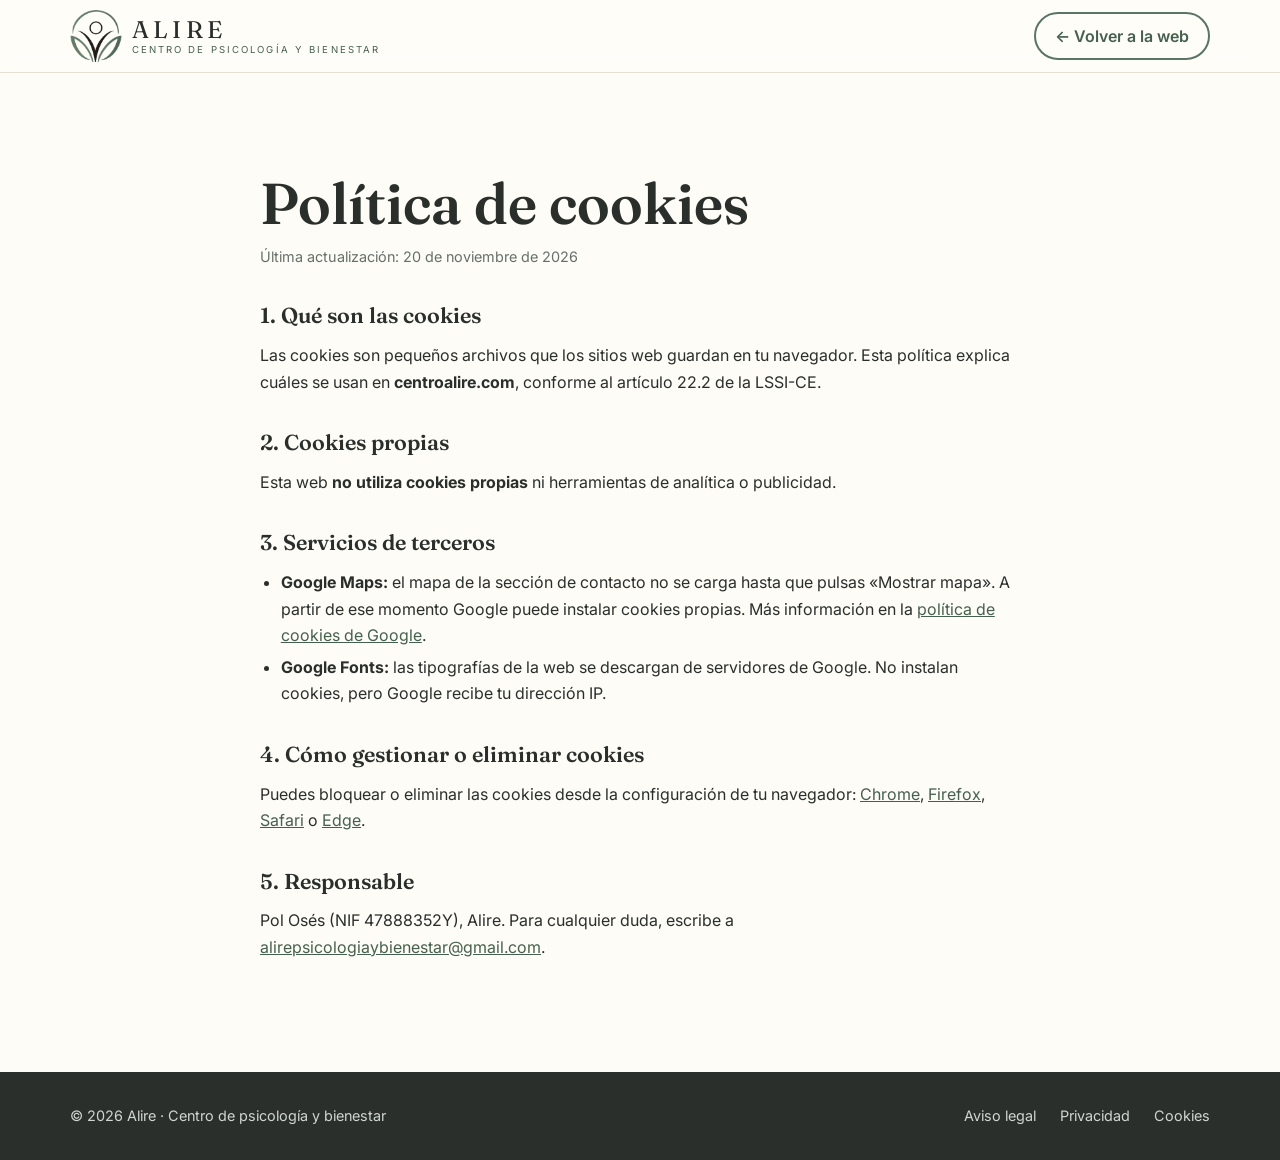
<file: cookies.html>
<!DOCTYPE html>
<html lang="es">
<head>
  <meta charset="UTF-8">
  <meta name="viewport" content="width=device-width, initial-scale=1.0">
  <title>Política de cookies · Alire, centro de psicología y bienestar</title>
  <meta name="robots" content="noindex">
  <link rel="icon" type="image/png" href="img/favicon.png">
  <link rel="apple-touch-icon" href="img/apple-touch-icon.png">
  <link rel="preconnect" href="https://fonts.googleapis.com">
  <link rel="preconnect" href="https://fonts.gstatic.com" crossorigin>
  <link href="https://fonts.googleapis.com/css2?family=Fraunces:opsz,wght@9..144,400;9..144,600&family=Inter:wght@400;500;600&display=swap" rel="stylesheet">
  <link rel="stylesheet" href="css/styles.css">
</head>
<body>
  <header class="header scrolled">
    <div class="container header__inner">
      <a href="index.html" class="logo" aria-label="Alire, inicio">
        <img class="logo__mark" src="img/logo-icono.png" alt="" width="52" height="52">
        <span class="logo__text"><strong>Alire</strong><small>Centro de psicología y bienestar</small></span>
      </a>
      <a href="index.html" class="btn btn--small btn--ghost">← Volver a la web</a>
    </div>
  </header>
  <main class="section">
    <article class="container legal">
      <h1>Política de cookies</h1>
      <p class="legal__updated">Última actualización: 20 de noviembre de 2026</p>

      <h2>1. Qué son las cookies</h2>
      <p>Las cookies son pequeños archivos que los sitios web guardan en tu navegador. Esta política explica cuáles se usan en <strong>centroalire.com</strong>, conforme al artículo 22.2 de la LSSI-CE.</p>

      <h2>2. Cookies propias</h2>
      <p>Esta web <strong>no utiliza cookies propias</strong> ni herramientas de analítica o publicidad.</p>

      <h2>3. Servicios de terceros</h2>
      <ul>
        <li><strong>Google Maps:</strong> el mapa de la sección de contacto no se carga hasta que pulsas «Mostrar mapa». A partir de ese momento Google puede instalar cookies propias. Más información en la <a href="https://policies.google.com/technologies/cookies" target="_blank" rel="noopener">política de cookies de Google</a>.</li>
        <li><strong>Google Fonts:</strong> las tipografías de la web se descargan de servidores de Google. No instalan cookies, pero Google recibe tu dirección IP.</li>
      </ul>

      <h2>4. Cómo gestionar o eliminar cookies</h2>
      <p>Puedes bloquear o eliminar las cookies desde la configuración de tu navegador:
        <a href="https://support.google.com/chrome/answer/95647" target="_blank" rel="noopener">Chrome</a>,
        <a href="https://support.mozilla.org/es/kb/Borrar%20cookies" target="_blank" rel="noopener">Firefox</a>,
        <a href="https://support.apple.com/es-es/guide/safari/sfri11471/mac" target="_blank" rel="noopener">Safari</a> o
        <a href="https://support.microsoft.com/es-es/microsoft-edge" target="_blank" rel="noopener">Edge</a>.</p>

      <h2>5. Responsable</h2>
      <p>Pol Osés (NIF 47888352Y), Alire. Para cualquier duda, escribe a <a href="mailto:alirepsicologiaybienestar@gmail.com">alirepsicologiaybienestar@gmail.com</a>.</p>
    </article>
  </main>
  <footer class="footer">
    <div class="container footer__inner">
      <p>© 2026 Alire · Centro de psicología y bienestar</p>
      <nav>
        <a href="aviso-legal.html">Aviso legal</a>
        <a href="privacidad.html">Privacidad</a>
        <a href="cookies.html">Cookies</a>
      </nav>
    </div>
  </footer>
</body>
</html>
</file>
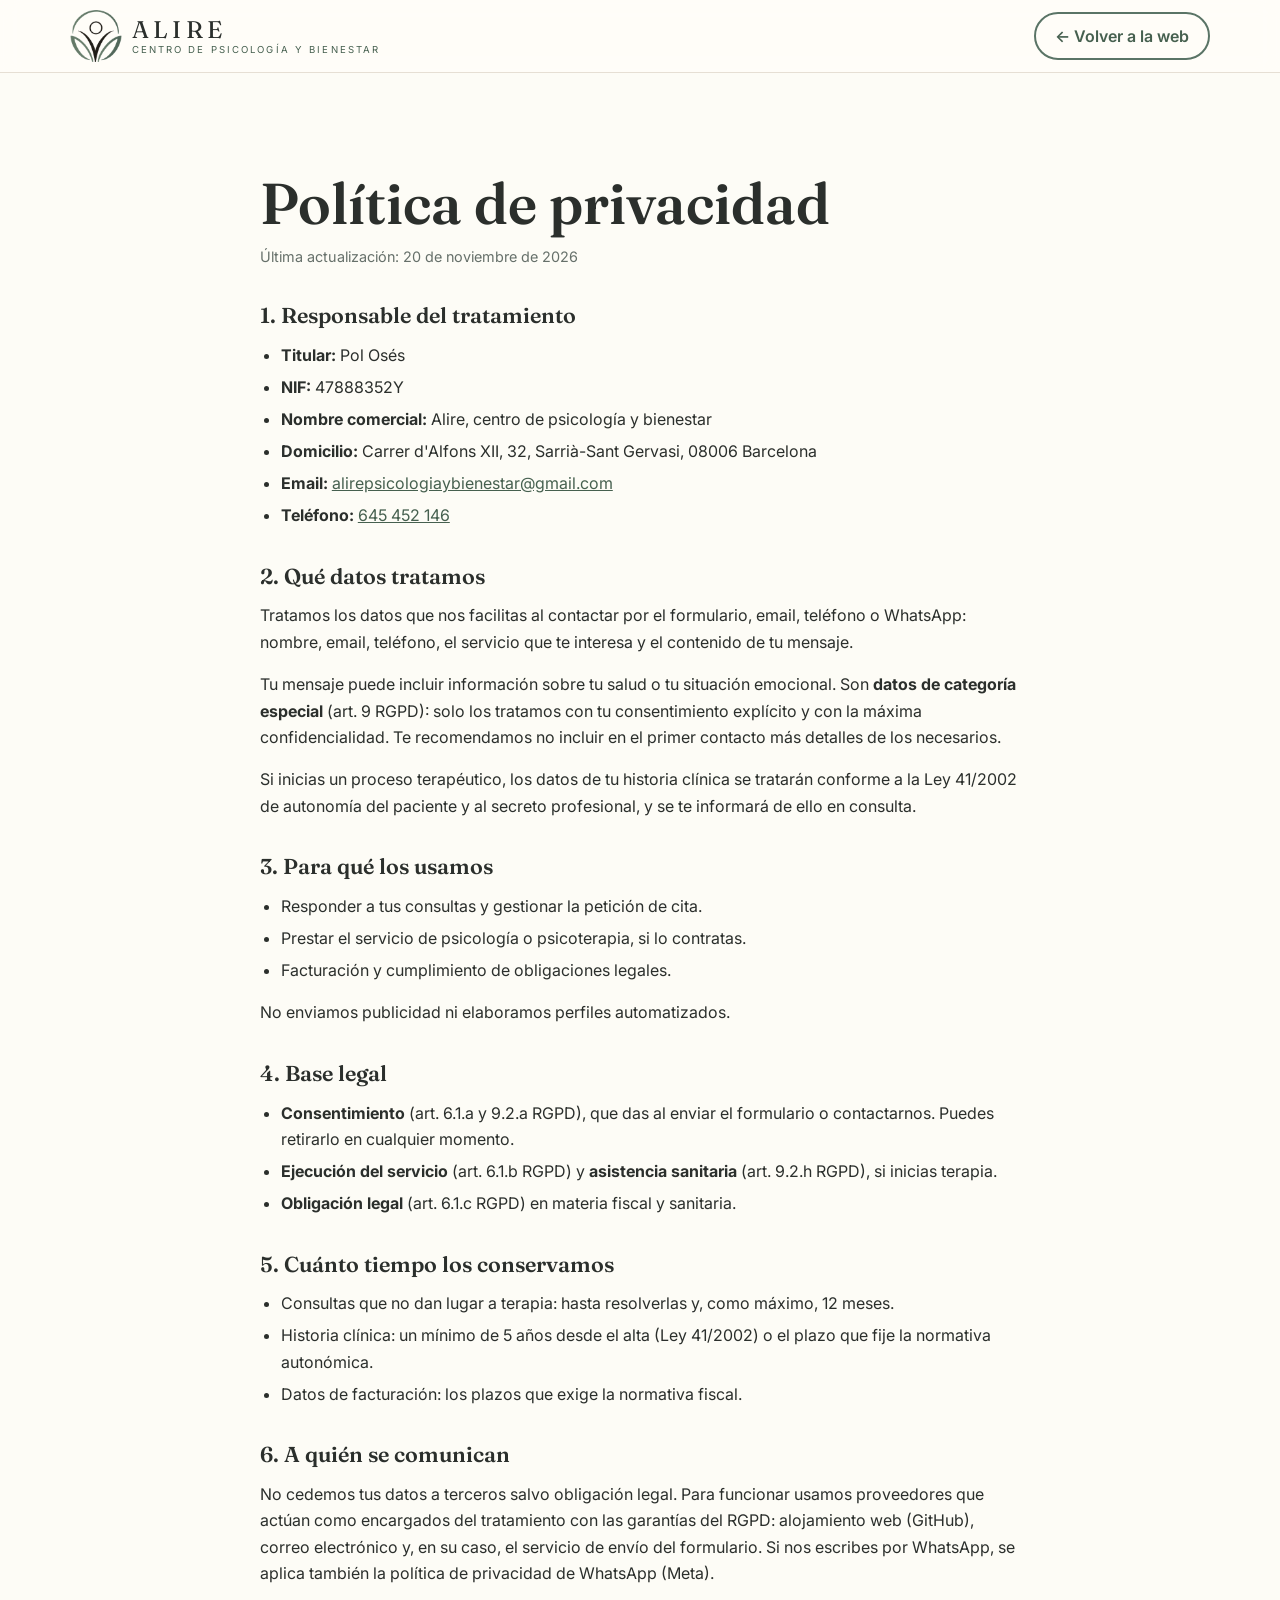
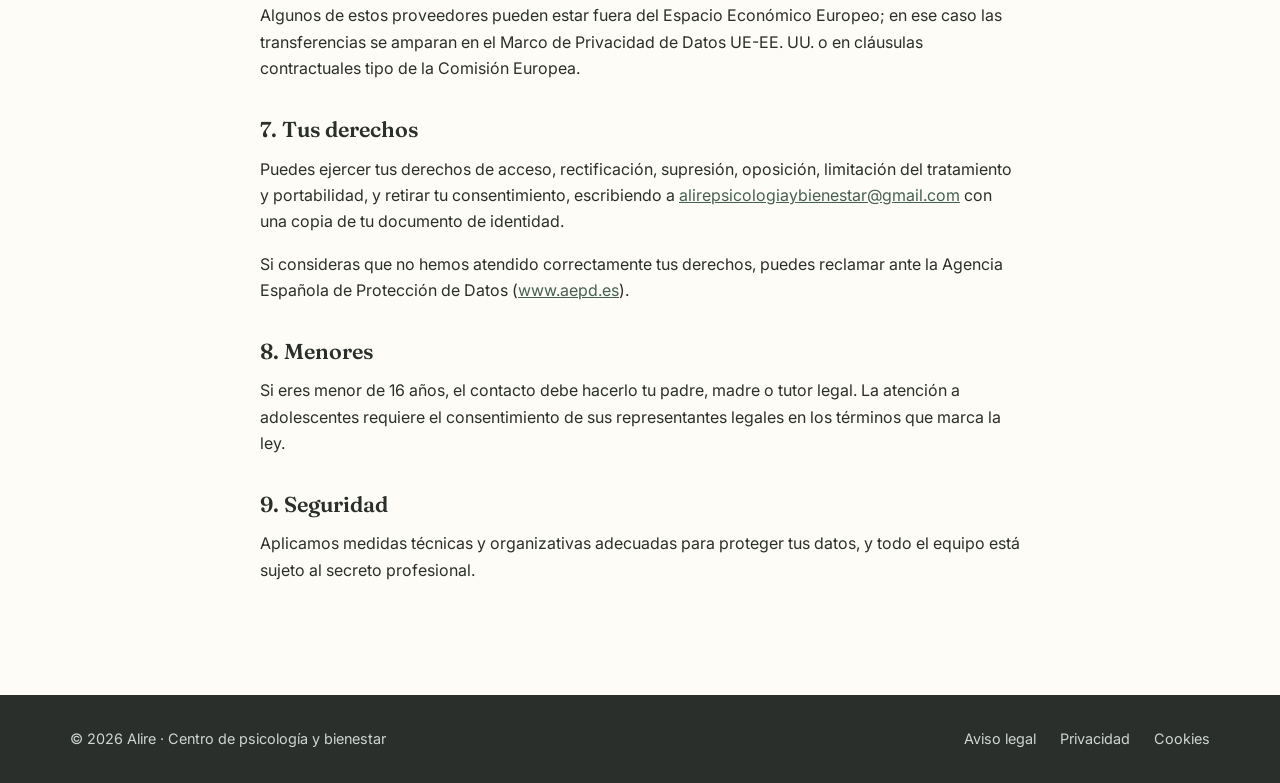
<file: privacidad.html>
<!DOCTYPE html>
<html lang="es">
<head>
  <meta charset="UTF-8">
  <meta name="viewport" content="width=device-width, initial-scale=1.0">
  <title>Política de privacidad · Alire, centro de psicología y bienestar</title>
  <meta name="robots" content="noindex">
  <link rel="icon" type="image/png" href="img/favicon.png">
  <link rel="apple-touch-icon" href="img/apple-touch-icon.png">
  <link rel="preconnect" href="https://fonts.googleapis.com">
  <link rel="preconnect" href="https://fonts.gstatic.com" crossorigin>
  <link href="https://fonts.googleapis.com/css2?family=Fraunces:opsz,wght@9..144,400;9..144,600&family=Inter:wght@400;500;600&display=swap" rel="stylesheet">
  <link rel="stylesheet" href="css/styles.css">
</head>
<body>
  <header class="header scrolled">
    <div class="container header__inner">
      <a href="index.html" class="logo" aria-label="Alire, inicio">
        <img class="logo__mark" src="img/logo-icono.png" alt="" width="52" height="52">
        <span class="logo__text"><strong>Alire</strong><small>Centro de psicología y bienestar</small></span>
      </a>
      <a href="index.html" class="btn btn--small btn--ghost">← Volver a la web</a>
    </div>
  </header>
  <main class="section">
    <article class="container legal">
      <h1>Política de privacidad</h1>
      <p class="legal__updated">Última actualización: 20 de noviembre de 2026</p>

      <h2>1. Responsable del tratamiento</h2>
      <ul>
        <li><strong>Titular:</strong> Pol Osés</li>
        <li><strong>NIF:</strong> 47888352Y</li>
        <li><strong>Nombre comercial:</strong> Alire, centro de psicología y bienestar</li>
        <li><strong>Domicilio:</strong> Carrer d'Alfons XII, 32, Sarrià-Sant Gervasi, 08006 Barcelona</li>
        <li><strong>Email:</strong> <a href="mailto:alirepsicologiaybienestar@gmail.com">alirepsicologiaybienestar@gmail.com</a></li>
        <li><strong>Teléfono:</strong> <a href="tel:+34645452146">645 452 146</a></li>
      </ul>

      <h2>2. Qué datos tratamos</h2>
      <p>Tratamos los datos que nos facilitas al contactar por el formulario, email, teléfono o WhatsApp: nombre, email, teléfono, el servicio que te interesa y el contenido de tu mensaje.</p>
      <p>Tu mensaje puede incluir información sobre tu salud o tu situación emocional. Son <strong>datos de categoría especial</strong> (art. 9 RGPD): solo los tratamos con tu consentimiento explícito y con la máxima confidencialidad. Te recomendamos no incluir en el primer contacto más detalles de los necesarios.</p>
      <p>Si inicias un proceso terapéutico, los datos de tu historia clínica se tratarán conforme a la Ley 41/2002 de autonomía del paciente y al secreto profesional, y se te informará de ello en consulta.</p>

      <h2>3. Para qué los usamos</h2>
      <ul>
        <li>Responder a tus consultas y gestionar la petición de cita.</li>
        <li>Prestar el servicio de psicología o psicoterapia, si lo contratas.</li>
        <li>Facturación y cumplimiento de obligaciones legales.</li>
      </ul>
      <p>No enviamos publicidad ni elaboramos perfiles automatizados.</p>

      <h2>4. Base legal</h2>
      <ul>
        <li><strong>Consentimiento</strong> (art. 6.1.a y 9.2.a RGPD), que das al enviar el formulario o contactarnos. Puedes retirarlo en cualquier momento.</li>
        <li><strong>Ejecución del servicio</strong> (art. 6.1.b RGPD) y <strong>asistencia sanitaria</strong> (art. 9.2.h RGPD), si inicias terapia.</li>
        <li><strong>Obligación legal</strong> (art. 6.1.c RGPD) en materia fiscal y sanitaria.</li>
      </ul>

      <h2>5. Cuánto tiempo los conservamos</h2>
      <ul>
        <li>Consultas que no dan lugar a terapia: hasta resolverlas y, como máximo, 12 meses.</li>
        <li>Historia clínica: un mínimo de 5 años desde el alta (Ley 41/2002) o el plazo que fije la normativa autonómica.</li>
        <li>Datos de facturación: los plazos que exige la normativa fiscal.</li>
      </ul>

      <h2>6. A quién se comunican</h2>
      <p>No cedemos tus datos a terceros salvo obligación legal. Para funcionar usamos proveedores que actúan como encargados del tratamiento con las garantías del RGPD: alojamiento web (GitHub), correo electrónico y, en su caso, el servicio de envío del formulario. Si nos escribes por WhatsApp, se aplica también la política de privacidad de WhatsApp (Meta).</p>
      <p>Algunos de estos proveedores pueden estar fuera del Espacio Económico Europeo; en ese caso las transferencias se amparan en el Marco de Privacidad de Datos UE-EE. UU. o en cláusulas contractuales tipo de la Comisión Europea.</p>

      <h2>7. Tus derechos</h2>
      <p>Puedes ejercer tus derechos de acceso, rectificación, supresión, oposición, limitación del tratamiento y portabilidad, y retirar tu consentimiento, escribiendo a <a href="mailto:alirepsicologiaybienestar@gmail.com">alirepsicologiaybienestar@gmail.com</a> con una copia de tu documento de identidad.</p>
      <p>Si consideras que no hemos atendido correctamente tus derechos, puedes reclamar ante la Agencia Española de Protección de Datos (<a href="https://www.aepd.es" target="_blank" rel="noopener">www.aepd.es</a>).</p>

      <h2>8. Menores</h2>
      <p>Si eres menor de 16 años, el contacto debe hacerlo tu padre, madre o tutor legal. La atención a adolescentes requiere el consentimiento de sus representantes legales en los términos que marca la ley.</p>

      <h2>9. Seguridad</h2>
      <p>Aplicamos medidas técnicas y organizativas adecuadas para proteger tus datos, y todo el equipo está sujeto al secreto profesional.</p>
    </article>
  </main>
  <footer class="footer">
    <div class="container footer__inner">
      <p>© 2026 Alire · Centro de psicología y bienestar</p>
      <nav>
        <a href="aviso-legal.html">Aviso legal</a>
        <a href="privacidad.html">Privacidad</a>
        <a href="cookies.html">Cookies</a>
      </nav>
    </div>
  </footer>
</body>
</html>
</file>
<file: css/styles.css>
:root {
  --green: #5a7466;
  --green-dark: #46604f;
  --sand: #f6f1ea;
  --cream: #fdfcf6;
  --ink: #2b2f2c;
  --muted: #66706a;
  --line: #e6dfd4;
  --radius: 18px;
  --shadow: 0 10px 30px rgba(43, 47, 44, .08);
  --serif: "Fraunces", Georgia, serif;
  --sans: "Inter", system-ui, sans-serif;
}

* { box-sizing: border-box; margin: 0; padding: 0; }
html { scroll-behavior: smooth; scroll-padding-top: 80px; }
body { font-family: var(--sans); color: var(--ink); background: var(--cream); line-height: 1.65; }
img { max-width: 100%; display: block; }
a { color: var(--green-dark); }
h1, h2, h3 { font-family: var(--serif); font-weight: 600; line-height: 1.2; }
h1 { font-size: clamp(2.2rem, 5vw, 3.6rem); }
h2 { font-size: clamp(1.8rem, 3.5vw, 2.5rem); }
h3 { font-size: 1.2rem; }

.container { width: min(1140px, 92%); margin-inline: auto; }
.eyebrow { text-transform: uppercase; letter-spacing: .14em; font-size: .78rem; font-weight: 600; color: var(--green); margin-bottom: .6rem; }
.lead { font-size: 1.15rem; color: var(--muted); margin: 1.2rem 0 2rem; max-width: 34rem; }

/* Botones */
.btn {
  display: inline-block; background: var(--green); color: #fff; text-decoration: none;
  padding: .9rem 1.6rem; border-radius: 999px; font-weight: 600; border: 2px solid var(--green);
  transition: background .2s, transform .2s; cursor: pointer; font: inherit; font-weight: 600;
}
.btn:hover { background: var(--green-dark); border-color: var(--green-dark); transform: translateY(-2px); }
.btn--ghost { background: transparent; color: var(--green-dark); }
.btn--ghost:hover { background: var(--green); color: #fff; }
.btn--small { padding: .55rem 1.2rem; }
.btn--full { width: 100%; }

/* Cabecera */
.header { position: sticky; top: 0; z-index: 50; background: rgba(255, 253, 249, .9); backdrop-filter: blur(10px); border-bottom: 1px solid transparent; transition: border-color .3s; }
.header.scrolled { border-color: var(--line); }
.header__inner { display: flex; align-items: center; justify-content: space-between; height: 72px; }
.logo { display: flex; align-items: center; gap: .6rem; text-decoration: none; color: var(--ink); }
.logo__mark { width: 52px; height: 52px; }
.logo__text strong { font-weight: 400; }
.logo__text { font-family: var(--serif); font-size: 1.5rem; line-height: 1.05; display: flex; flex-direction: column; text-transform: uppercase; letter-spacing: .18em; }
.logo__text small { font-family: var(--sans); font-size: .6rem; letter-spacing: .22em; color: var(--green-dark); margin-top: .2rem; }
.nav { display: flex; align-items: center; gap: 1.8rem; }
.nav a:not(.btn) { text-decoration: none; color: var(--ink); font-weight: 500; }
.nav a:not(.btn):hover { color: var(--green); }
.nav-toggle { display: none; background: none; border: 0; cursor: pointer; padding: .5rem; }
.nav-toggle span { display: block; width: 24px; height: 2px; background: var(--ink); margin: 5px 0; transition: .3s; }

/* Hero */
.hero { background: linear-gradient(180deg, var(--cream), var(--sand)); padding: 5rem 0 6rem; overflow: hidden; }
.hero__inner { display: grid; grid-template-columns: 1.1fr .9fr; gap: 3rem; align-items: center; }
.hero__actions { display: flex; flex-wrap: wrap; gap: 1rem; }
.hero__facts { list-style: none; display: flex; flex-wrap: wrap; gap: 2rem; margin-top: 2.5rem; color: var(--muted); font-size: .95rem; }
.hero__facts strong { display: block; font-family: var(--serif); font-size: 1.5rem; color: var(--green-dark); }
.hero__visual { position: relative; height: 420px; }
.blob { position: absolute; border-radius: 42% 58% 63% 37% / 41% 44% 56% 59%; }
.blob--2 { width: 45%; height: 45%; right: -4%; bottom: -4%; background: #e8c9a9; animation: morph 9s ease-in-out infinite reverse; }
.hero__photo { position: absolute; inset: 0 8% 8% 0; width: 92%; height: 92%; object-fit: cover; border-radius: 28px; box-shadow: var(--shadow); }
.hero__card { position: absolute; left: -1rem; bottom: 2rem; background: #fff; padding: 1.2rem 1.5rem; border-radius: var(--radius); box-shadow: var(--shadow); max-width: 260px; font-family: var(--serif); font-size: 1.05rem; }
@keyframes morph { 50% { border-radius: 58% 42% 37% 63% / 55% 38% 62% 45%; } }

/* Secciones */
.section { padding: 6rem 0; }
.section--tint { background: var(--sand); }
.section__head { text-align: center; max-width: 640px; margin: 0 auto 3.5rem; }
.section__head p:last-child:not(.eyebrow) { color: var(--muted); margin-top: .8rem; }

.grid { display: grid; gap: 1.8rem; }
.grid--3 { grid-template-columns: repeat(3, 1fr); }

.card { background: #fff; padding: 2rem; border-radius: var(--radius); border: 1px solid var(--line); transition: transform .25s, box-shadow .25s; }
.card:hover { transform: translateY(-4px); box-shadow: var(--shadow); }
.card__icon { font-size: 1.8rem; width: 56px; height: 56px; display: grid; place-items: center; background: var(--sand); border-radius: 14px; margin-bottom: 1.2rem; }
.card h3 { margin-bottom: .5rem; }
.card p { color: var(--muted); }

.price-note { text-align: center; margin-top: 2.5rem; color: var(--muted); }
.price-note strong { color: var(--green-dark); }

/* Galería */
.gallery { display: grid; grid-template-columns: repeat(3, 1fr); grid-auto-rows: 240px; gap: 1rem; }
.gallery__item { display: block; overflow: hidden; border-radius: var(--radius); }
.gallery__item--big { grid-column: span 2; grid-row: span 2; }
.gallery__item img { width: 100%; height: 100%; object-fit: cover; transition: transform .5s; }
.gallery__item:hover img { transform: scale(1.04); }
.lightbox { position: fixed; inset: 0; z-index: 100; background: rgba(20, 22, 21, .9); display: grid; place-items: center; padding: 2rem; }
.lightbox[hidden] { display: none; }
.lightbox img { max-width: 100%; max-height: 90vh; border-radius: 12px; }
.lightbox__close { position: absolute; top: 1rem; right: 1.5rem; background: none; border: 0; color: #fff; font-size: 2.5rem; cursor: pointer; }

/* Pasos */
.steps { list-style: none; display: grid; grid-template-columns: repeat(4, 1fr); gap: 1.8rem; counter-reset: s; }
.steps li { text-align: center; }
.steps span { display: inline-grid; place-items: center; width: 52px; height: 52px; border-radius: 50%; background: var(--green); color: #fff; font-family: var(--serif); font-size: 1.3rem; margin-bottom: 1rem; }
.steps h3 { margin-bottom: .4rem; }
.steps p { color: var(--muted); }

/* Equipo */
.member { text-align: center; }
.member__photo { object-fit: cover;
  width: 160px; height: 160px; margin: 0 auto 1.2rem; border-radius: 50%;
  background: linear-gradient(135deg, hsl(var(--hue) 35% 80%), hsl(var(--hue) 30% 60%));
  display: grid; place-items: center; font-family: var(--serif); font-size: 2.4rem; color: #fff;
}
.member__role { color: var(--green); font-weight: 600; font-size: .92rem; margin: .3rem 0 .6rem; }
.member > p:not(.member__role) { color: var(--muted); font-size: .95rem; }
.member__more { margin-top: .8rem; text-align: left; font-size: .88rem; color: var(--muted); }
.member__more summary { cursor: pointer; text-align: center; color: var(--green-dark); font-weight: 600; }
.member__more ul { margin: .6rem 0 0 1.1rem; display: grid; gap: .3rem; }
.member__more p { margin-top: .6rem; }
.price-note small { display: inline-block; margin-top: .4rem; }

/* Testimonios */
.quote { background: #fff; padding: 2rem; border-radius: var(--radius); position: relative; }
.quote::before { content: "“"; position: absolute; top: -.6rem; left: 1.2rem; font-family: var(--serif); font-size: 4.5rem; color: var(--green); opacity: .3; }
.quote p { font-family: var(--serif); font-size: 1.08rem; margin-bottom: 1rem; }
.quote footer { color: var(--muted); font-size: .92rem; font-weight: 500; }

/* Blog */
.post__img { width: 100%; object-fit: cover; aspect-ratio: 16/10; border-radius: var(--radius); margin-bottom: 1rem; background: linear-gradient(135deg, hsl(var(--hue) 35% 85%), hsl(var(--hue) 30% 65%)); }
.post__meta { font-size: .82rem; color: var(--green); font-weight: 600; text-transform: uppercase; letter-spacing: .08em; }
.post h3 { margin: .4rem 0 .5rem; }
.post h3 a { color: var(--ink); text-decoration: none; }
.post h3 a:hover { color: var(--green); }
.post p:last-child { color: var(--muted); }

/* Contacto */
.contact { display: grid; grid-template-columns: 1fr 1fr; gap: 3rem; align-items: start; }
.contact__info > p { color: var(--muted); margin: .8rem 0 1.5rem; }
.contact__list { list-style: none; display: grid; gap: .7rem; margin-bottom: 1.8rem; }
.contact__list span { display: inline-block; width: 1.8rem; }
.map { border-radius: var(--radius); overflow: hidden; aspect-ratio: 16/10; border: 1px solid var(--line); }
.map iframe { width: 100%; height: 100%; border: 0; }
.form { background: #fff; padding: 2.2rem; border-radius: var(--radius); box-shadow: var(--shadow); display: grid; gap: 1.1rem; }
.form__row { display: grid; gap: .35rem; }
.form label { font-weight: 500; font-size: .92rem; }
.form small { color: var(--muted); font-weight: 400; }
.form input, .form select, .form textarea {
  font: inherit; padding: .8rem 1rem; border: 1px solid var(--line); border-radius: 12px; background: var(--cream); transition: border-color .2s, box-shadow .2s;
}
.form input:focus, .form select:focus, .form textarea:focus { outline: none; border-color: var(--green); box-shadow: 0 0 0 3px rgba(90, 116, 102, .2); }
.form .invalid { border-color: #c0573f; }
.form__check { display: flex; gap: .6rem; align-items: flex-start; font-size: .9rem !important; font-weight: 400 !important; }
.form__check input { margin-top: .3rem; }
.form__status { font-size: .95rem; text-align: center; min-height: 1.5em; }
.form__status.ok { color: var(--green-dark); }
.form__status.error { color: #c0573f; }

/* Pie */
.footer { background: var(--ink); color: #cfd6d1; padding: 2rem 0; font-size: .9rem; }
.footer__inner { display: flex; justify-content: space-between; flex-wrap: wrap; gap: 1rem; }
.footer nav { display: flex; gap: 1.5rem; }
.footer a { color: #cfd6d1; text-decoration: none; }
.footer a:hover { color: #fff; }

/* WhatsApp */
.whatsapp { position: fixed; right: 1.4rem; bottom: 1.4rem; width: 58px; height: 58px; border-radius: 50%; background: #25d366; color: #fff; display: grid; place-items: center; box-shadow: var(--shadow); z-index: 60; transition: transform .2s; }
.whatsapp:hover { transform: scale(1.08); }

/* Animación de entrada */
.reveal { opacity: 0; transform: translateY(24px); transition: opacity .7s ease, transform .7s ease; }
.reveal.visible { opacity: 1; transform: none; }
@media (prefers-reduced-motion: reduce) {
  * { animation: none !important; transition: none !important; }
  .reveal { opacity: 1; transform: none; }
}

/* Responsive */
@media (max-width: 900px) {
  .hero__inner, .contact { grid-template-columns: 1fr; }
  .hero__visual { height: 300px; }
  .grid--3 { grid-template-columns: repeat(2, 1fr); }
  .steps { grid-template-columns: repeat(2, 1fr); }
  .gallery { grid-template-columns: repeat(2, 1fr); grid-auto-rows: 200px; }
}
@media (max-width: 720px) {
  .nav-toggle { display: block; }
  .nav {
    position: absolute; top: 72px; left: 0; right: 0; flex-direction: column; gap: 1.2rem;
    background: var(--cream); padding: 1.5rem; border-bottom: 1px solid var(--line);
    transform: translateY(-120%); opacity: 0; pointer-events: none; transition: .3s;
  }
  .nav.open { transform: none; opacity: 1; pointer-events: auto; }
  .nav-toggle[aria-expanded="true"] span:nth-child(1) { transform: translateY(7px) rotate(45deg); }
  .nav-toggle[aria-expanded="true"] span:nth-child(2) { opacity: 0; }
  .nav-toggle[aria-expanded="true"] span:nth-child(3) { transform: translateY(-7px) rotate(-45deg); }
  .grid--3, .steps { grid-template-columns: 1fr; }
  .gallery { grid-auto-rows: 160px; gap: .6rem; }
  .section { padding: 4rem 0; }
  .hero { padding: 3rem 0 4rem; }
}
.map__btn { margin-bottom: 1rem; }
.map__consent { height: 100%; display: grid; place-content: center; justify-items: center; gap: 1rem; padding: 1.5rem; text-align: center; background: #fff; color: var(--muted); font-size: .92rem; }
.form__legal { font-size: .78rem; color: var(--muted); line-height: 1.5; }

/* Páginas legales */
.legal { max-width: 760px; }
.legal h1 { margin-bottom: .4rem; }
.legal__updated { color: var(--muted); font-size: .9rem; margin-bottom: 2.5rem; }
.legal h2 { font-size: 1.35rem; margin: 2.2rem 0 .8rem; }
.legal p, .legal ul { margin-bottom: 1rem; }
.legal ul { padding-left: 1.3rem; display: grid; gap: .35rem; }

/* Despachos */
.grid--2 { grid-template-columns: repeat(2, 1fr); }
.facts { display: grid; grid-template-columns: repeat(4, 1fr); gap: 1rem; margin-bottom: 3rem; }
.fact { background: #fff; border-radius: var(--radius); padding: 1.4rem; text-align: center; }
.fact strong { display: block; font-family: var(--serif); font-size: 1.9rem; color: var(--green-dark); font-weight: 600; }
.fact span { color: var(--muted); font-size: .92rem; }
.rent { display: grid; grid-template-columns: 1fr 1.1fr; gap: 3rem; align-items: start; margin-bottom: 3rem; }
.rent__text p { margin-bottom: 1rem; color: var(--ink); }
.rent__prices { background: #fff; border-radius: var(--radius); padding: 2rem; box-shadow: var(--shadow); }
.rent__prices h3 { margin-bottom: 1rem; }
.rent__prices h4 { font-family: var(--serif); font-size: 1.05rem; margin: 1.6rem 0 .6rem; }
.prices { width: 100%; border-collapse: collapse; font-size: .95rem; }
.prices th { text-align: left; font-size: .78rem; text-transform: uppercase; letter-spacing: .08em; color: var(--green); padding: 0 0 .6rem; border-bottom: 1px solid var(--line); }
.prices td { padding: .65rem 0; border-bottom: 1px solid var(--line); }
.prices td:last-child, .prices th:last-child { text-align: right; font-weight: 600; color: var(--green-dark); }
.prices td:nth-child(2) { color: var(--muted); }
.hours { list-style: none; display: grid; gap: .4rem; }
.hours li { display: flex; justify-content: space-between; border-bottom: 1px dashed var(--line); padding: .35rem 0; }
.hours strong { color: var(--green-dark); }
.rent__note { margin-top: 1.2rem; font-size: .88rem; color: var(--muted); }
.rent__subtitle { text-align: center; font-size: 1.6rem; margin-bottom: 1.5rem; }
.includes { list-style: none; display: grid; grid-template-columns: repeat(3, 1fr); gap: .8rem 1.5rem; margin-bottom: 3rem; }
.includes li { position: relative; padding-left: 1.8rem; }
.includes li::before { content: "✓"; position: absolute; left: 0; top: 0; width: 1.3rem; height: 1.3rem; border-radius: 50%; background: var(--green); color: #fff; font-size: .75rem; display: grid; place-items: center; margin-top: .2rem; }
.rent__extra { margin-bottom: 3rem; }
.rent__cta { text-align: center; }
.rent__cta p { font-family: var(--serif); font-size: 1.4rem; color: var(--green-dark); margin-bottom: 1.2rem; }
.rent__cta .hero__actions { justify-content: center; }
@media (max-width: 900px) {
  .rent { grid-template-columns: 1fr; }
  .facts { grid-template-columns: repeat(2, 1fr); }
  .includes { grid-template-columns: repeat(2, 1fr); }
}
@media (max-width: 720px) {
  .grid--2, .includes { grid-template-columns: 1fr; }
  .rent__prices { padding: 1.4rem; }
}
</file>
